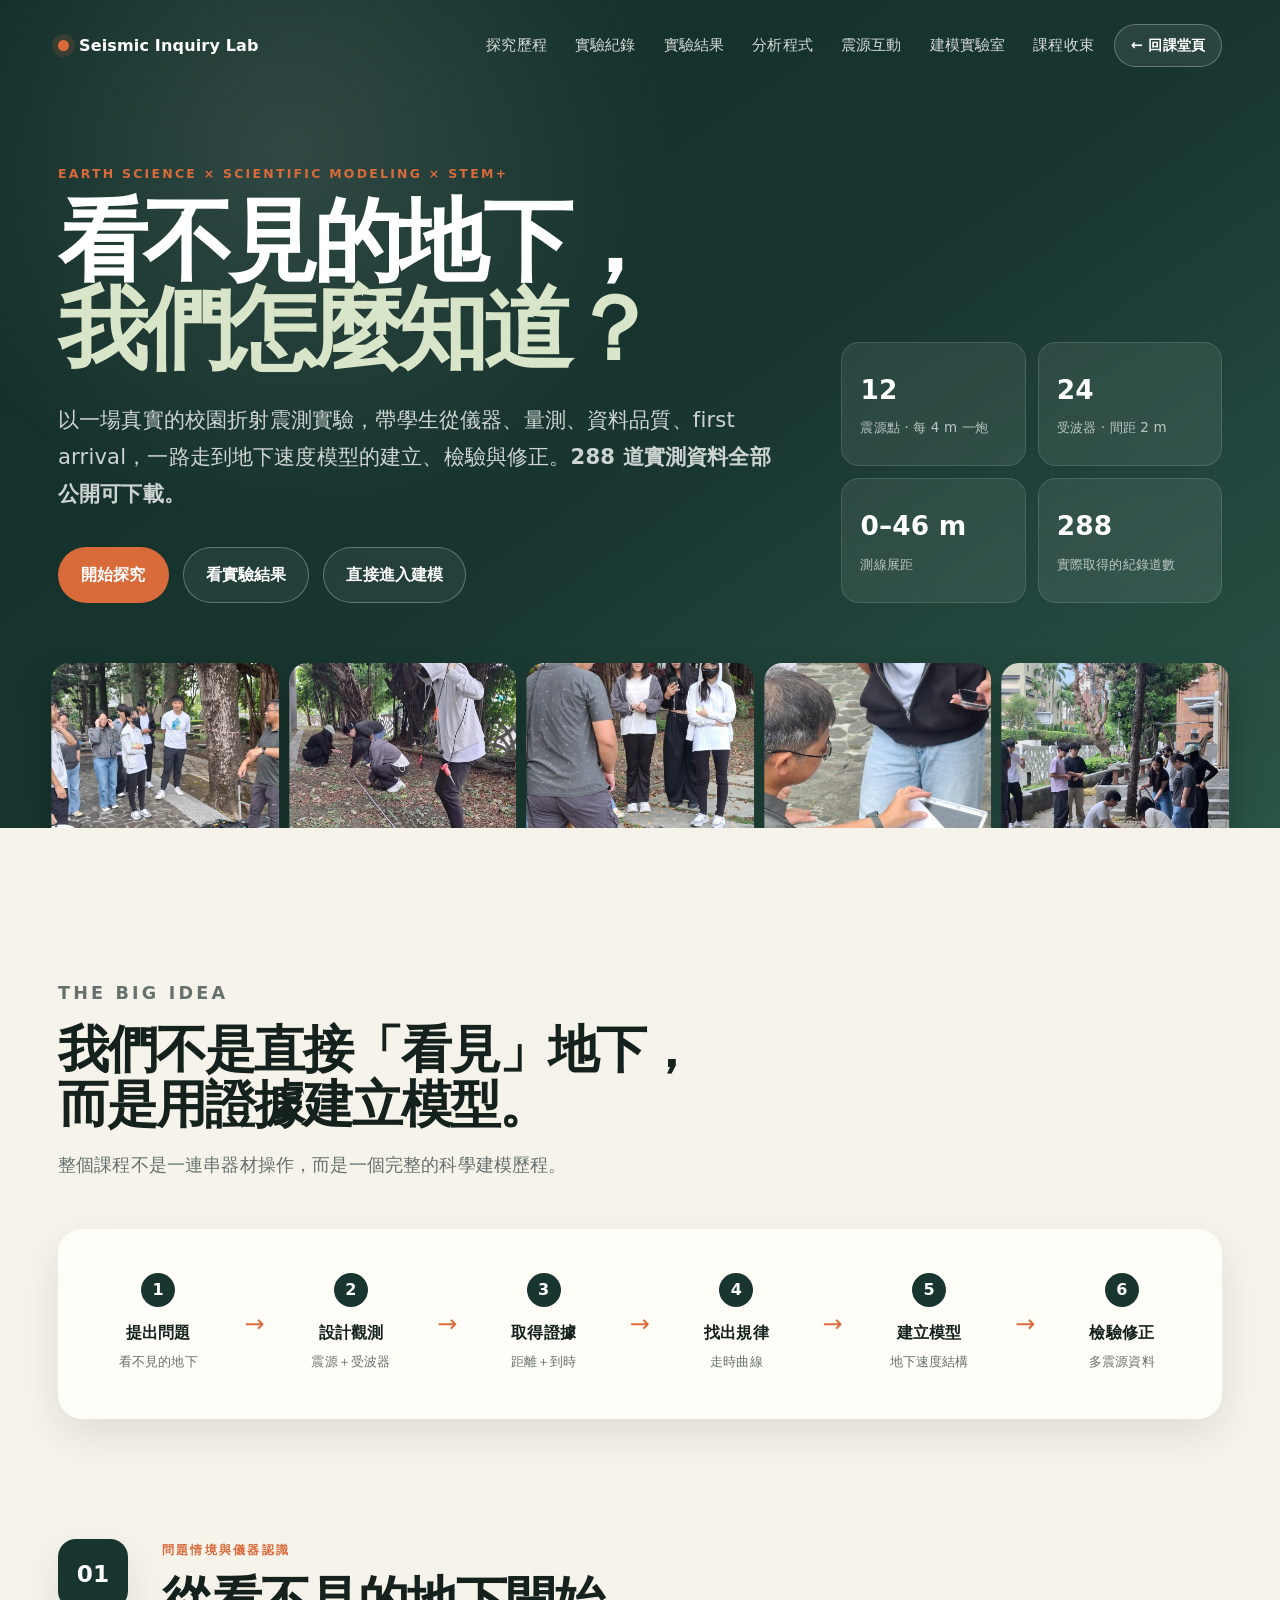
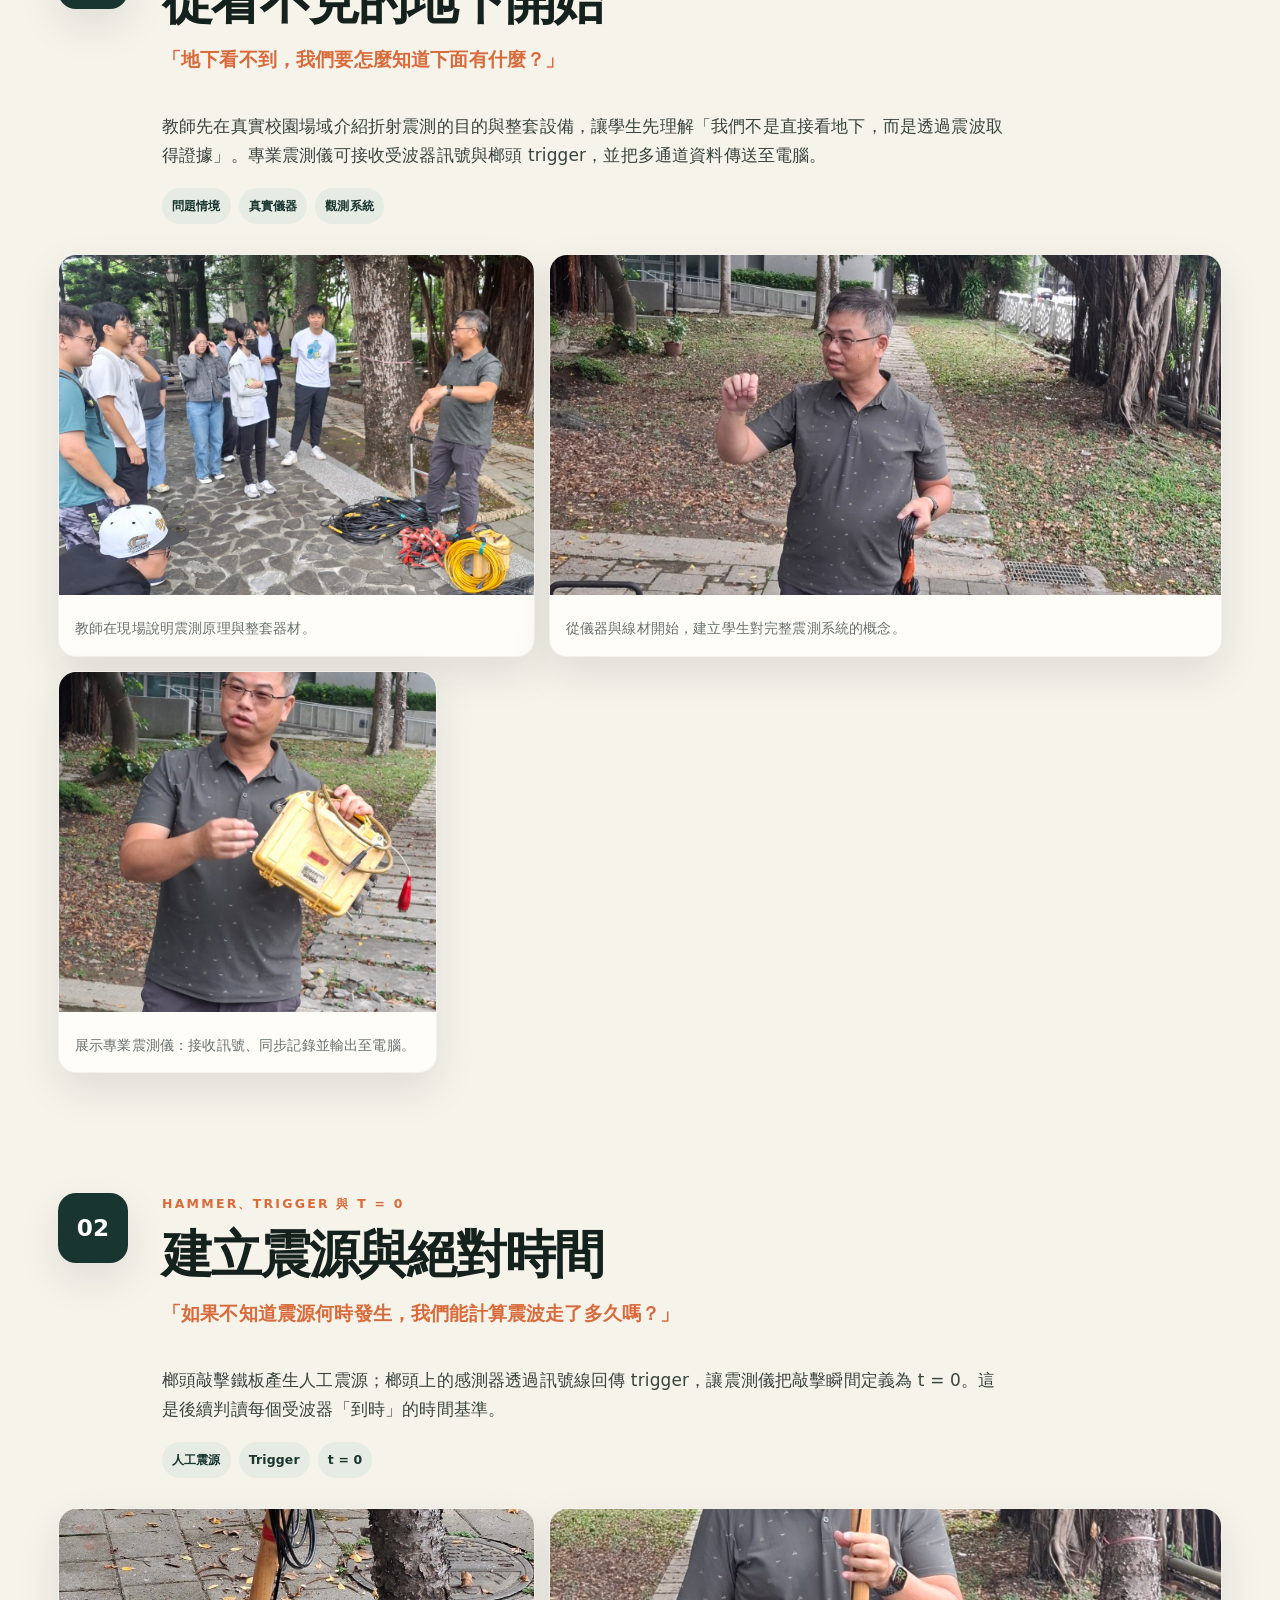
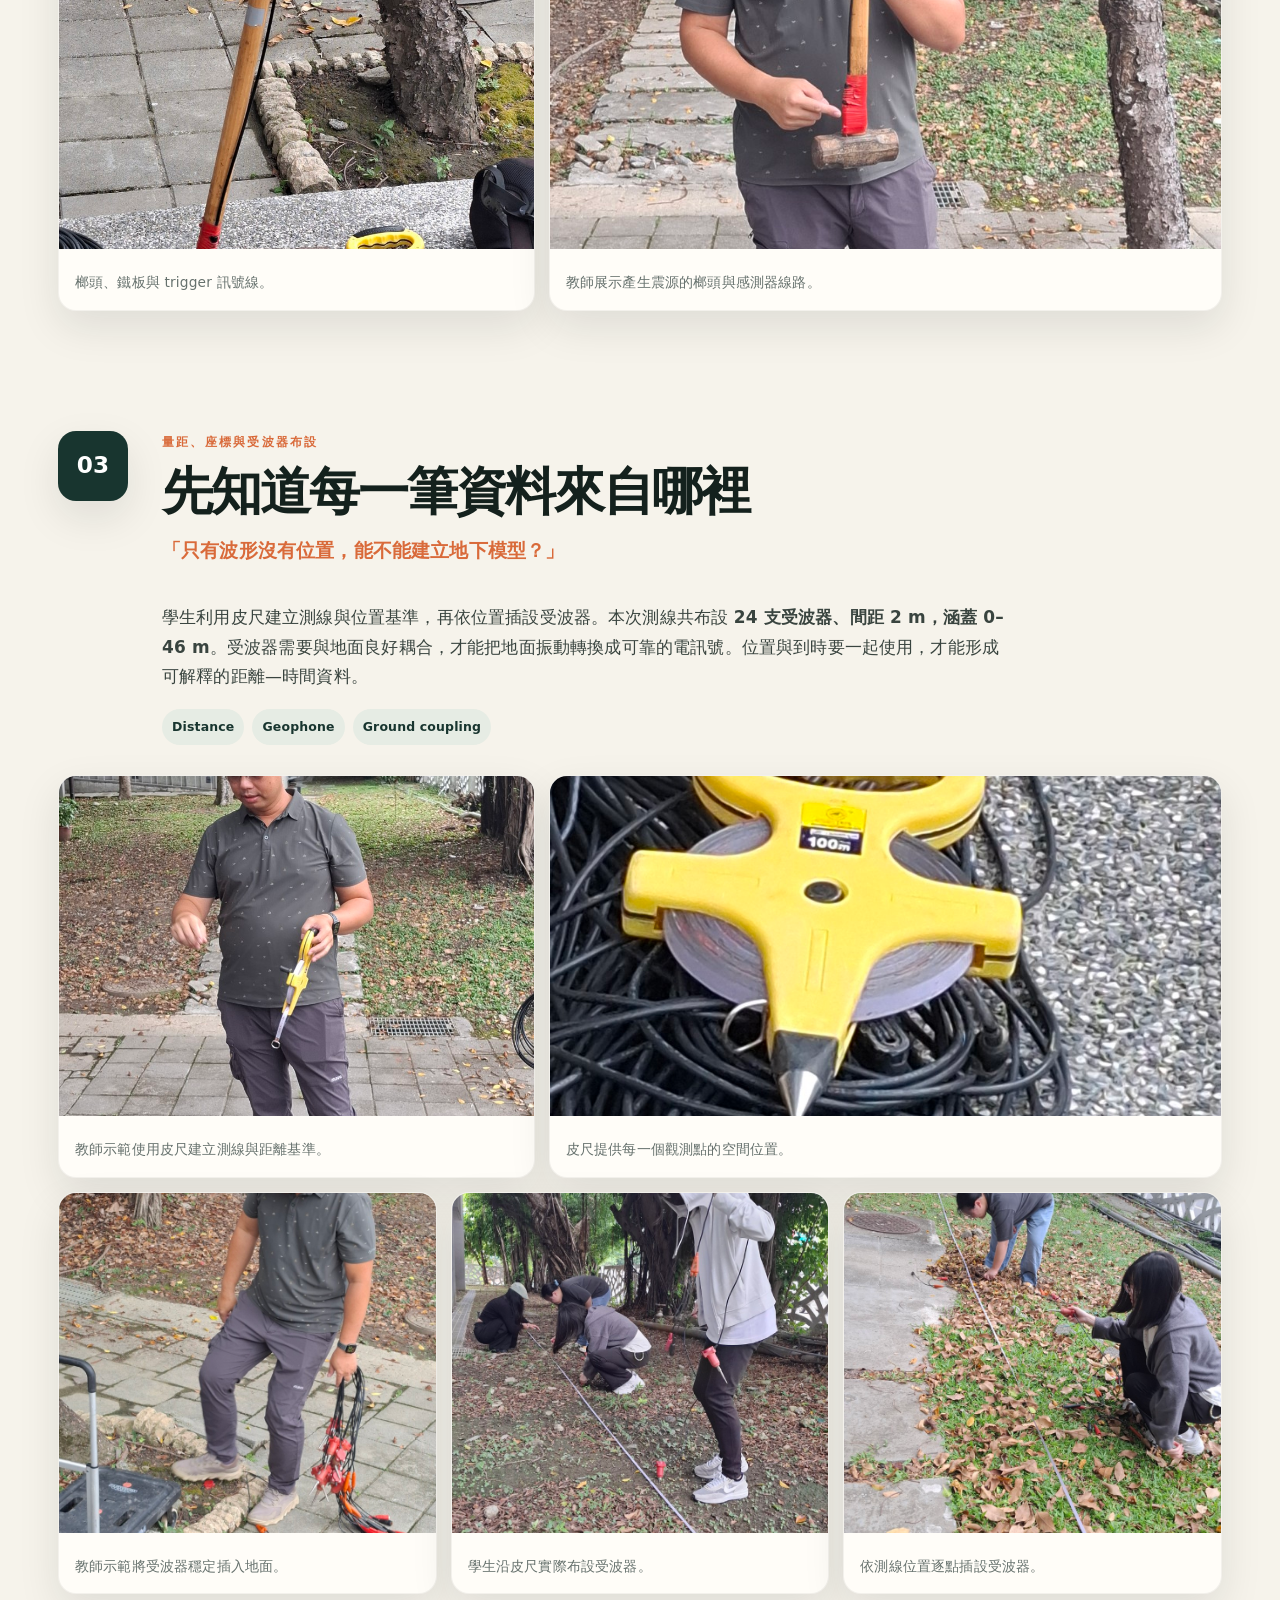
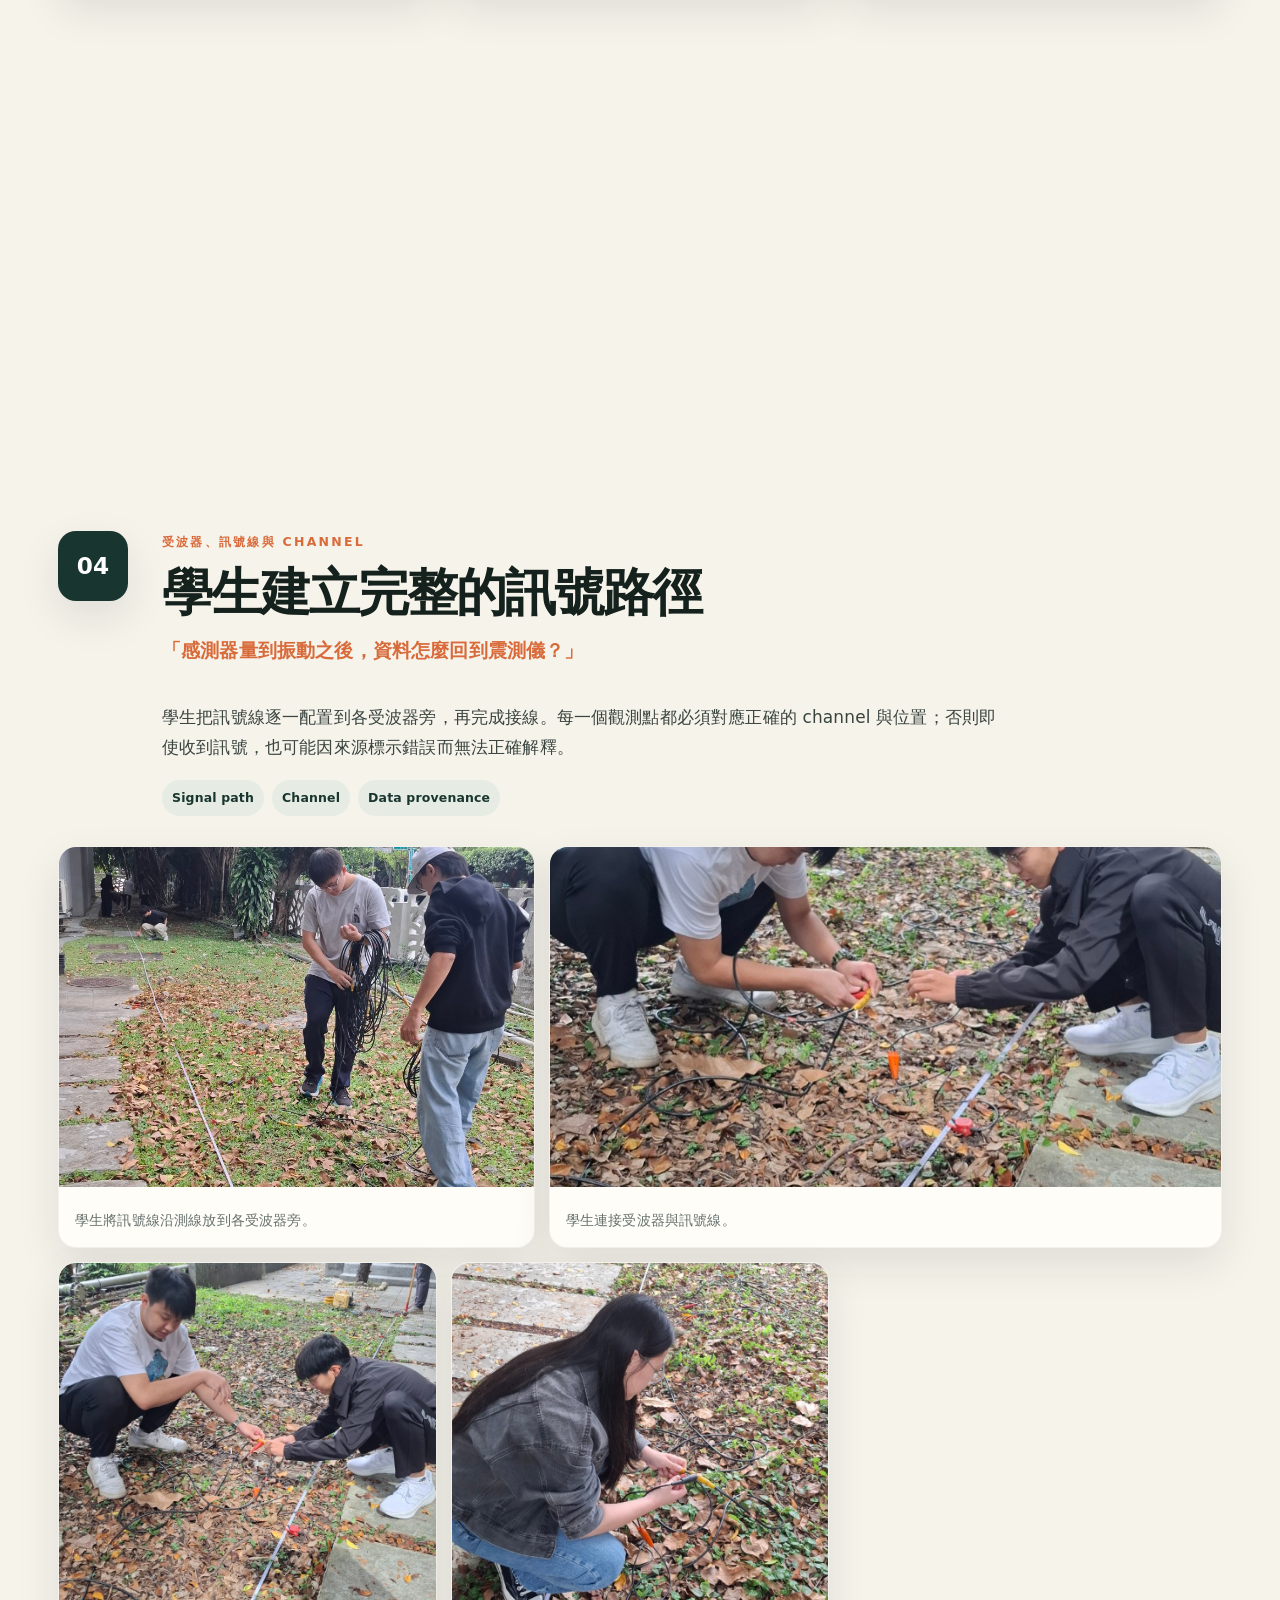
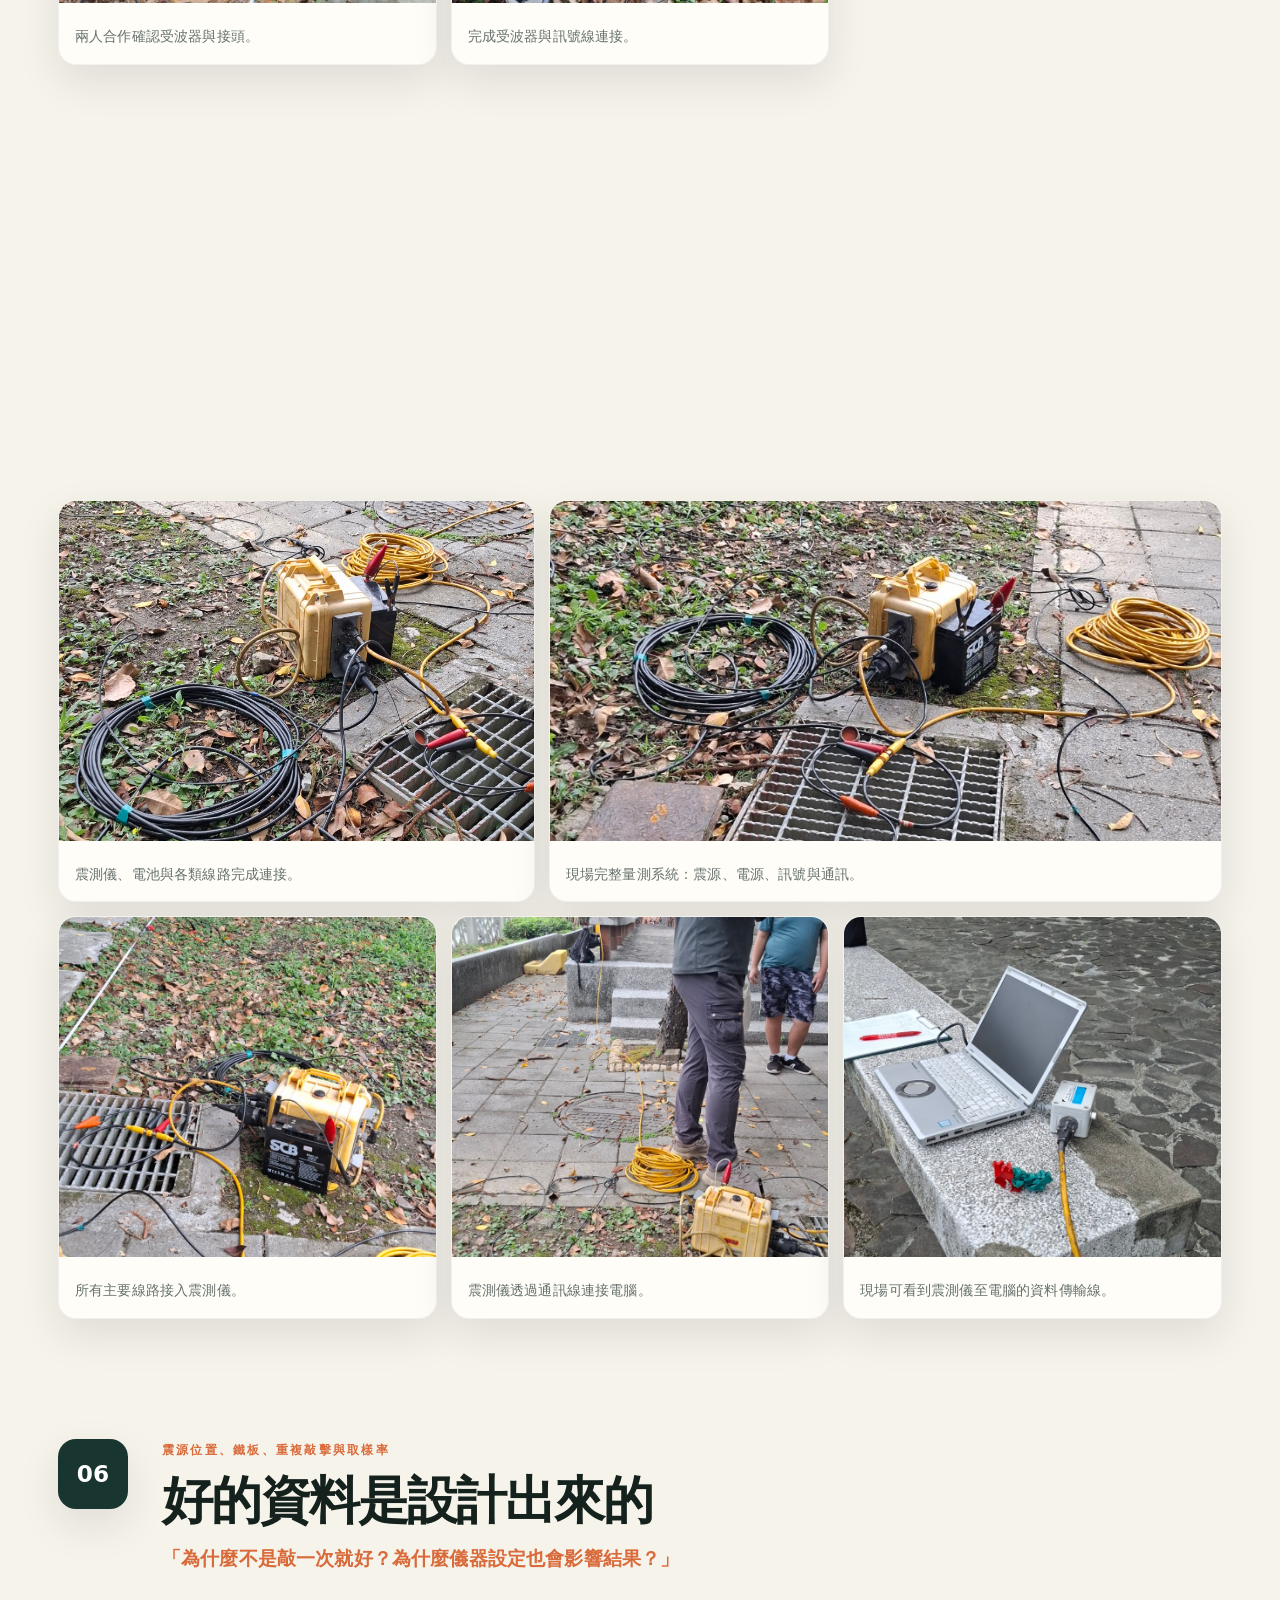
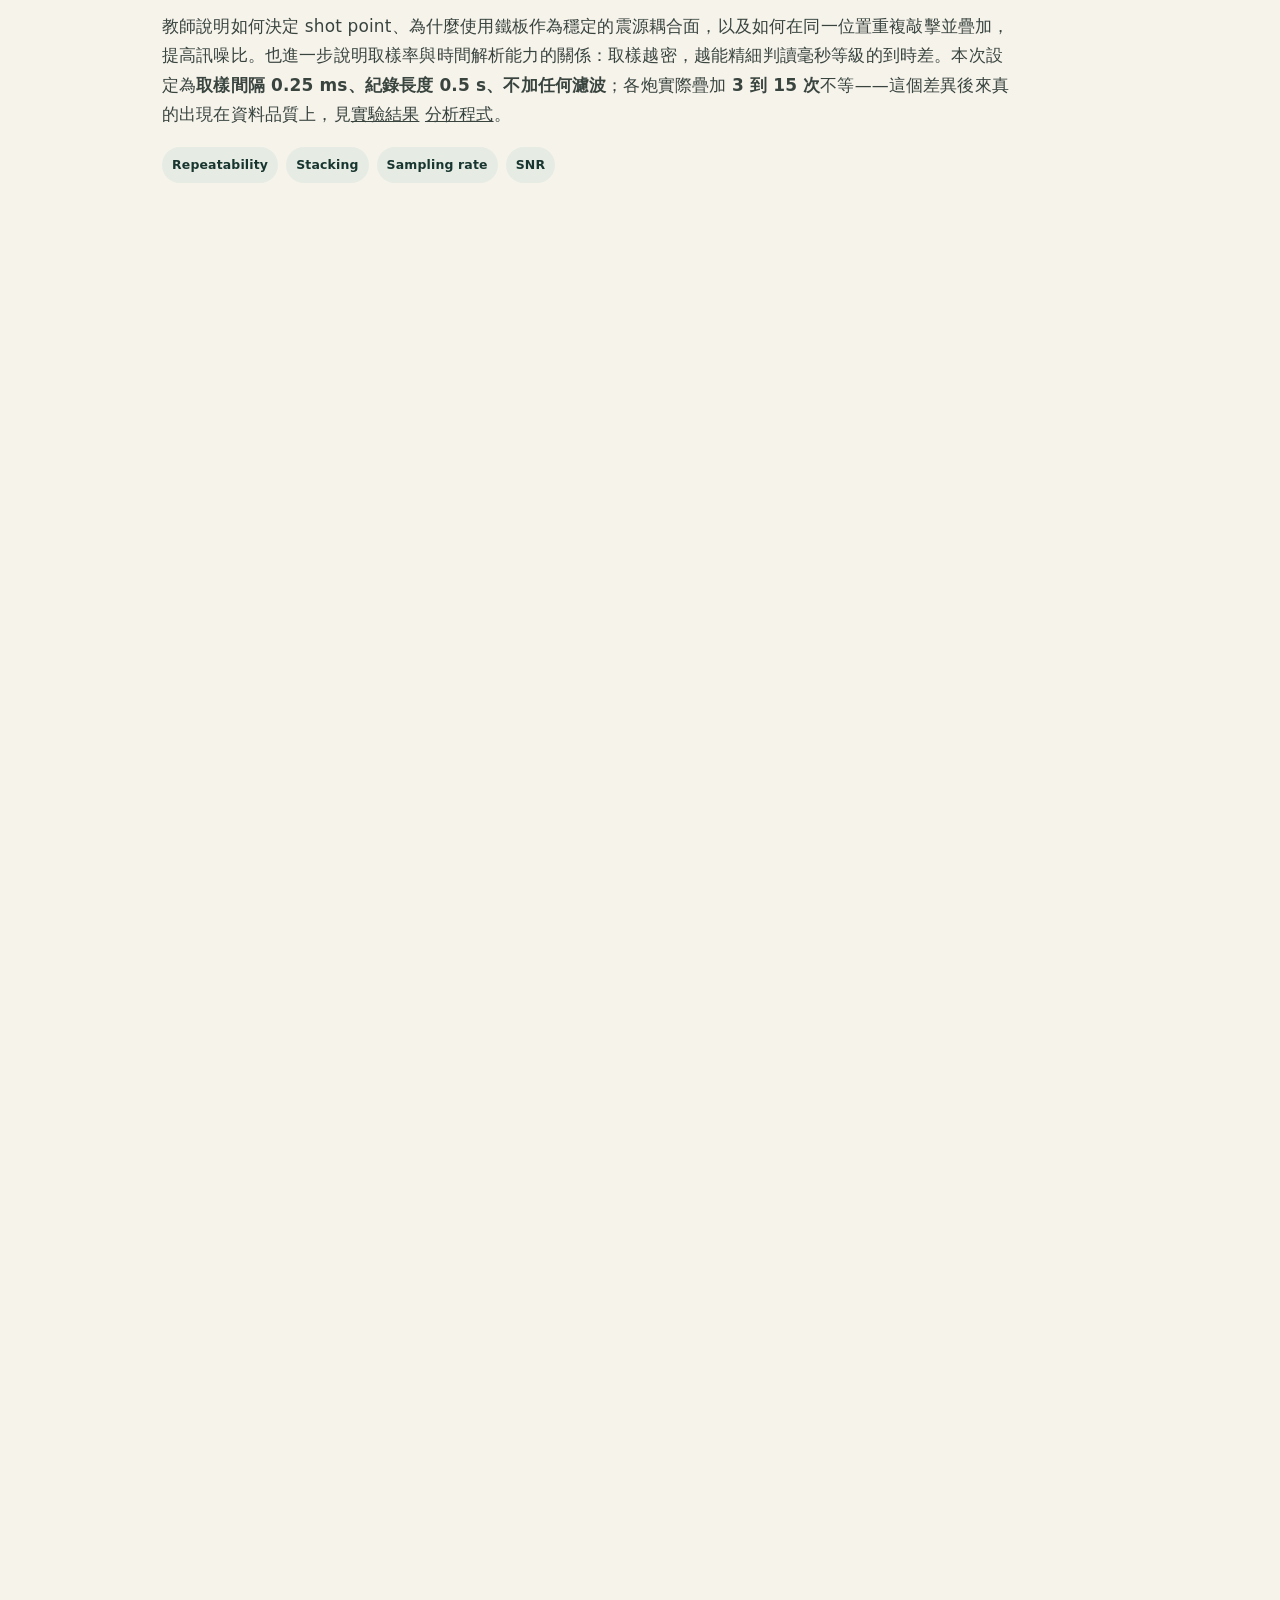
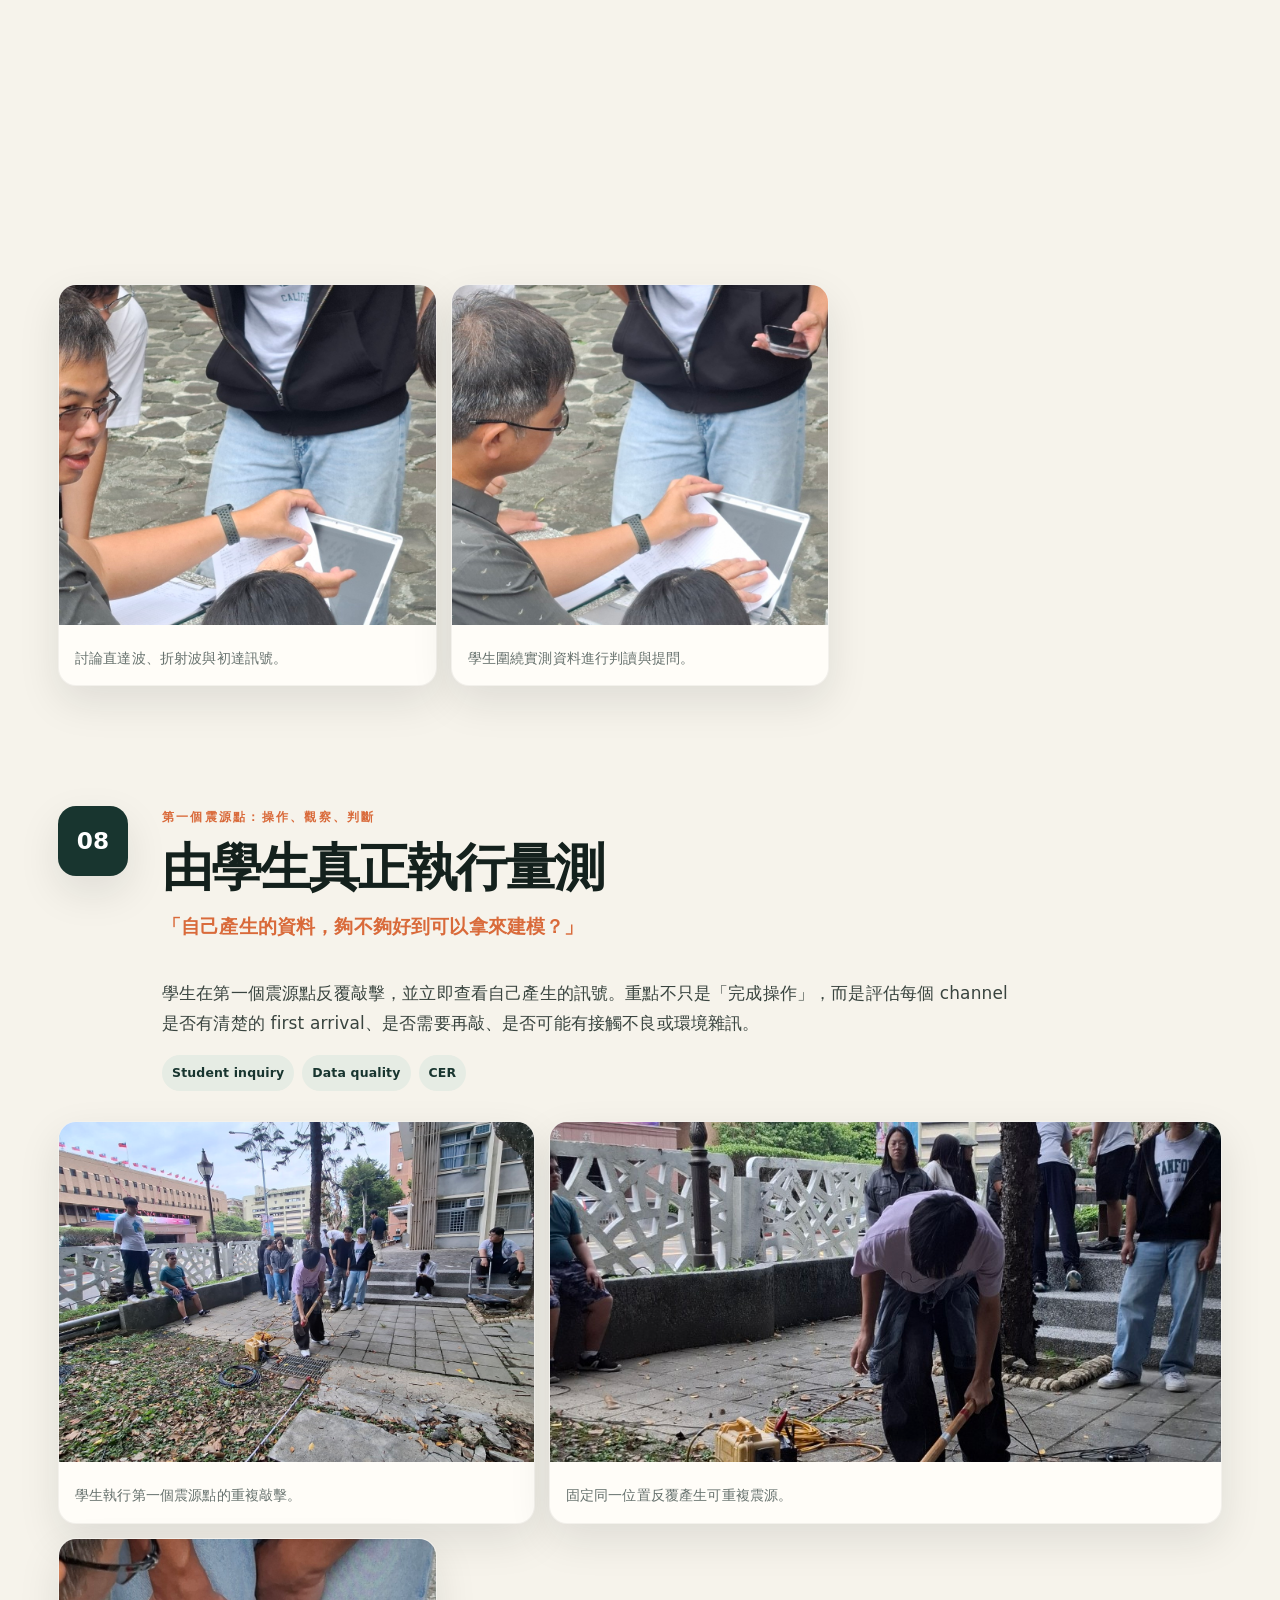
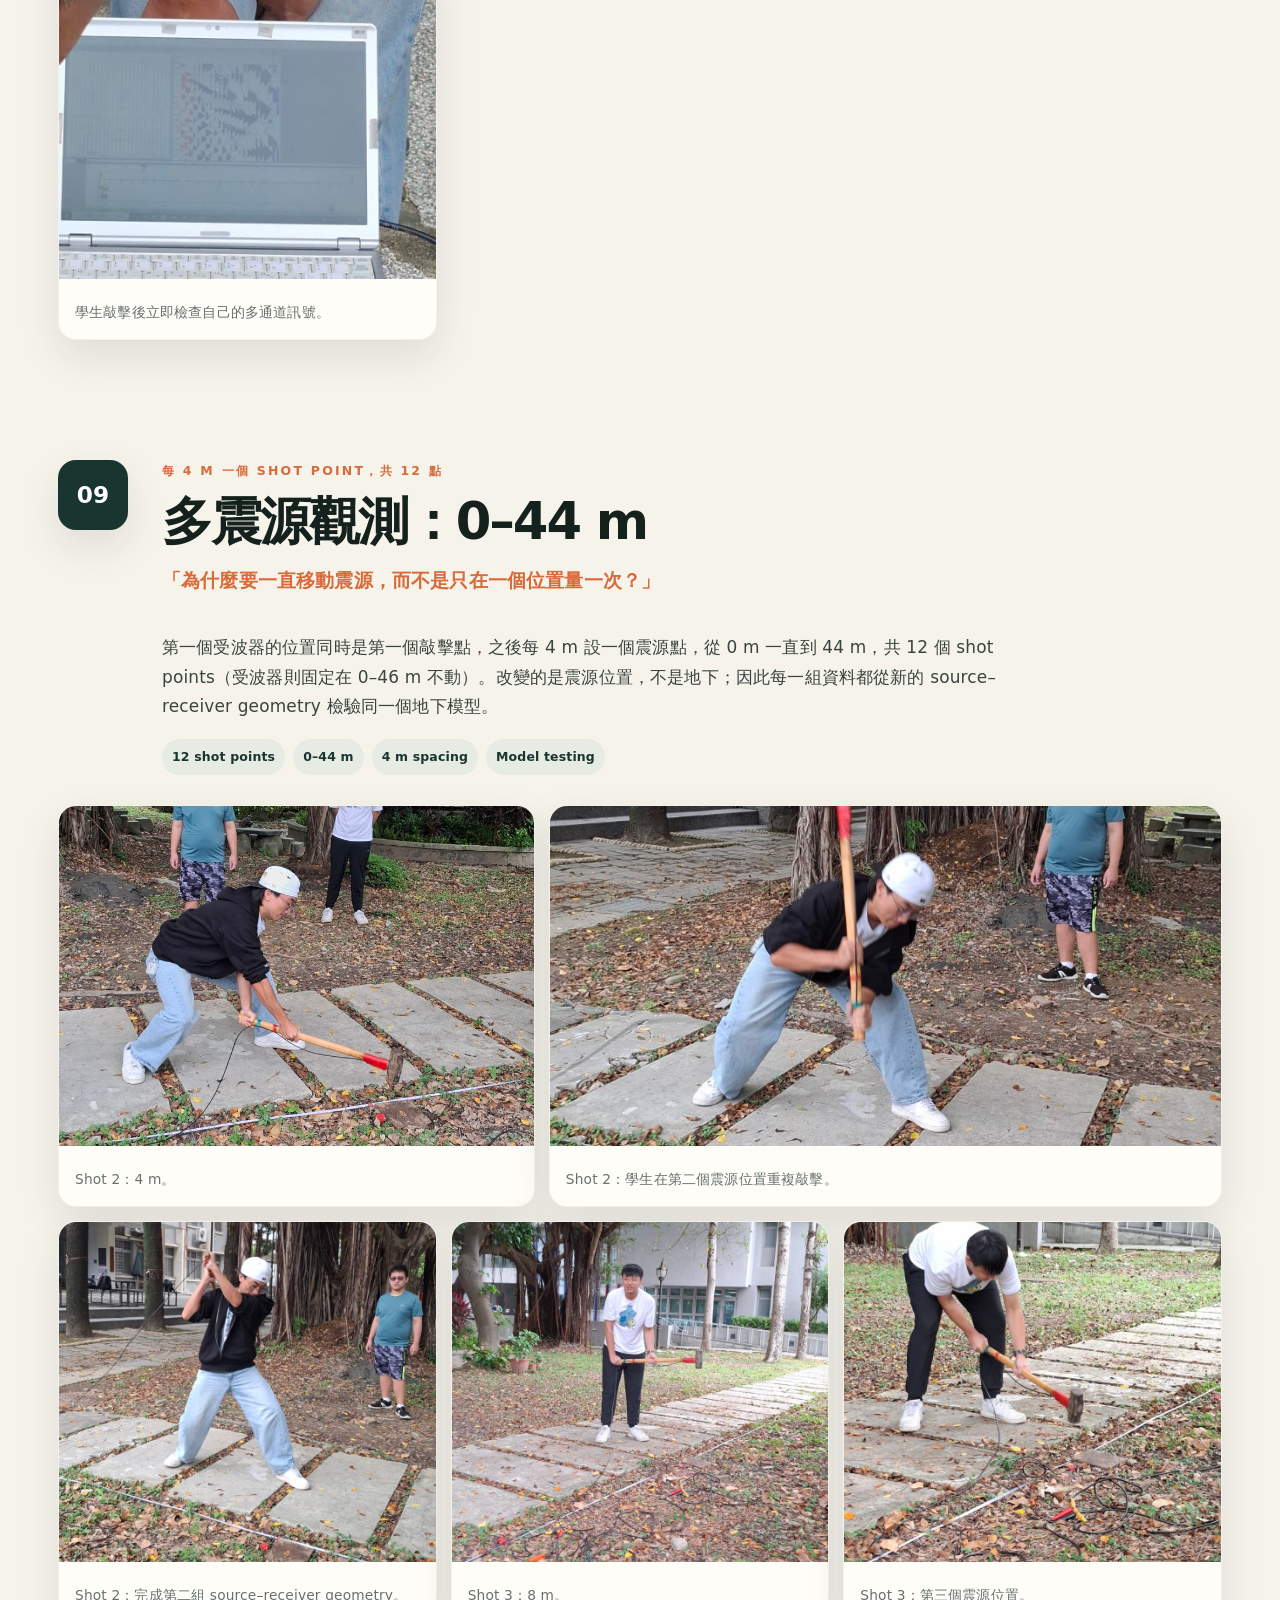
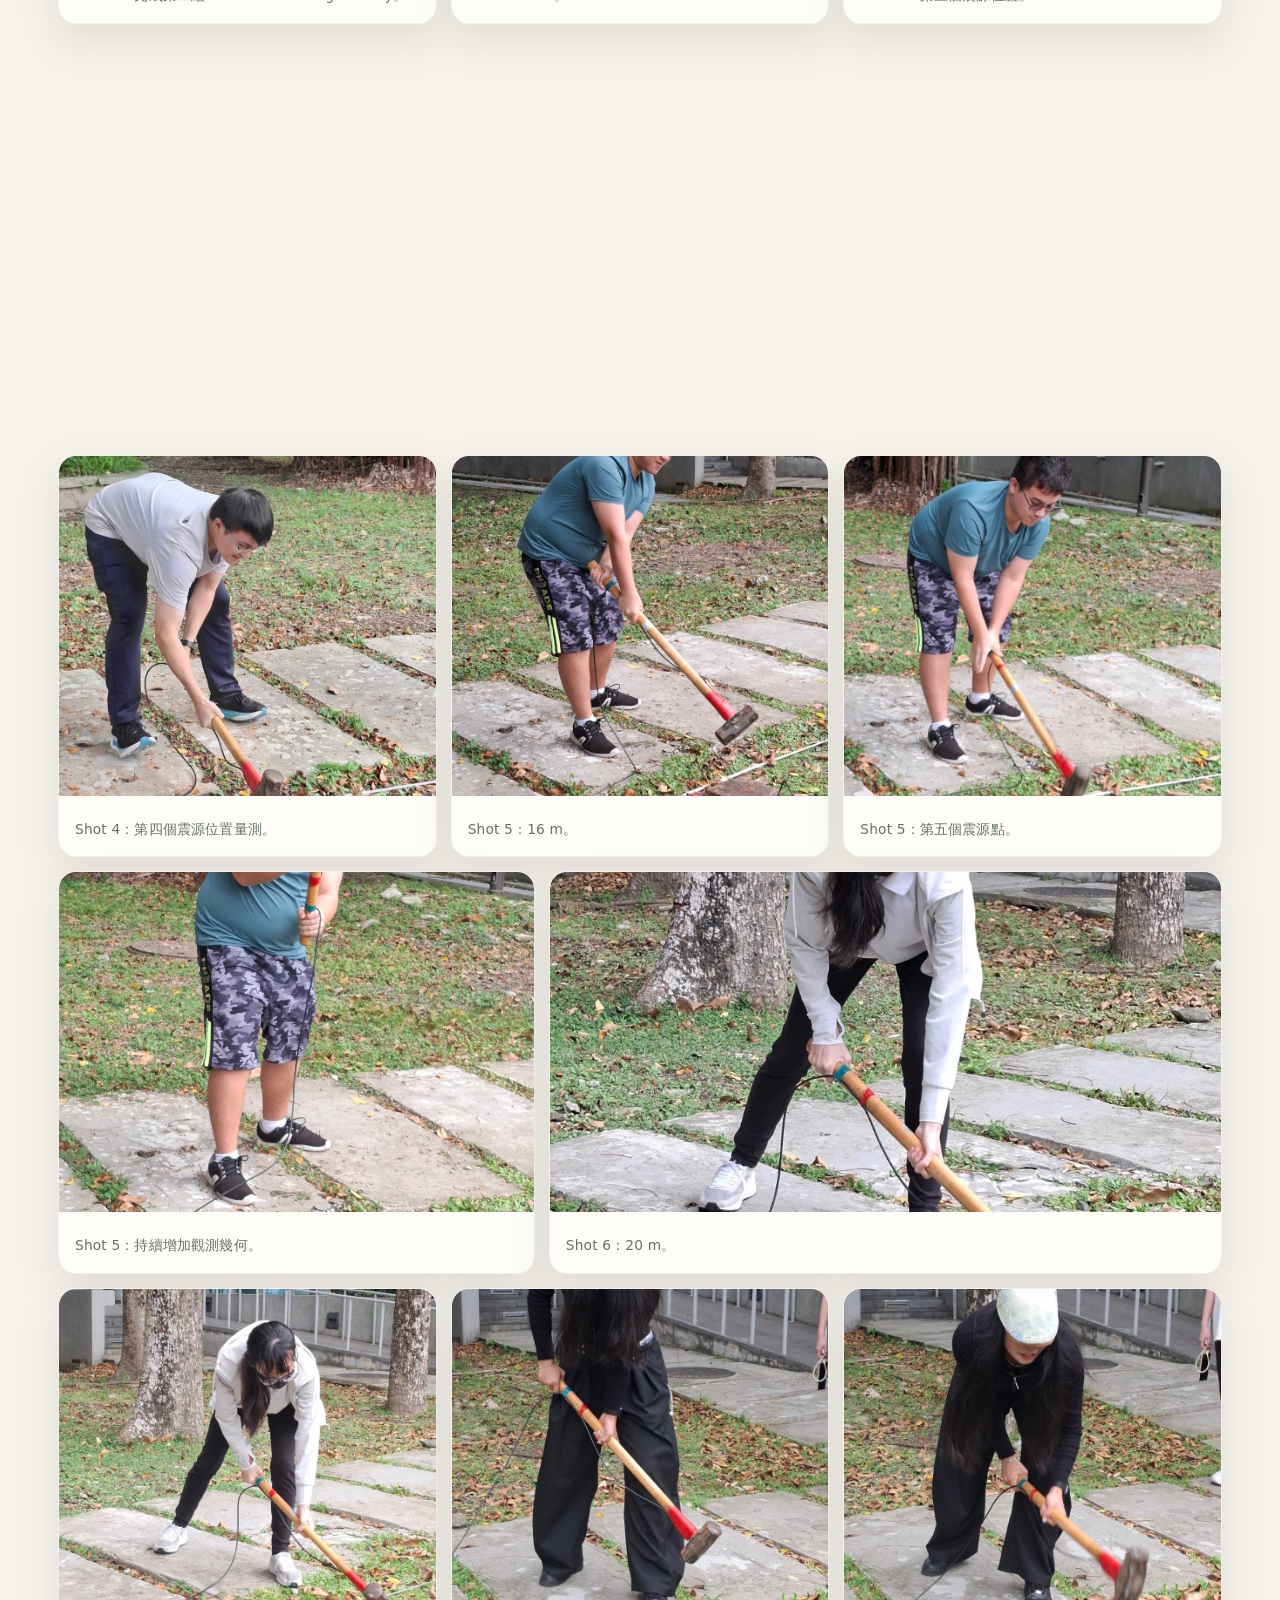
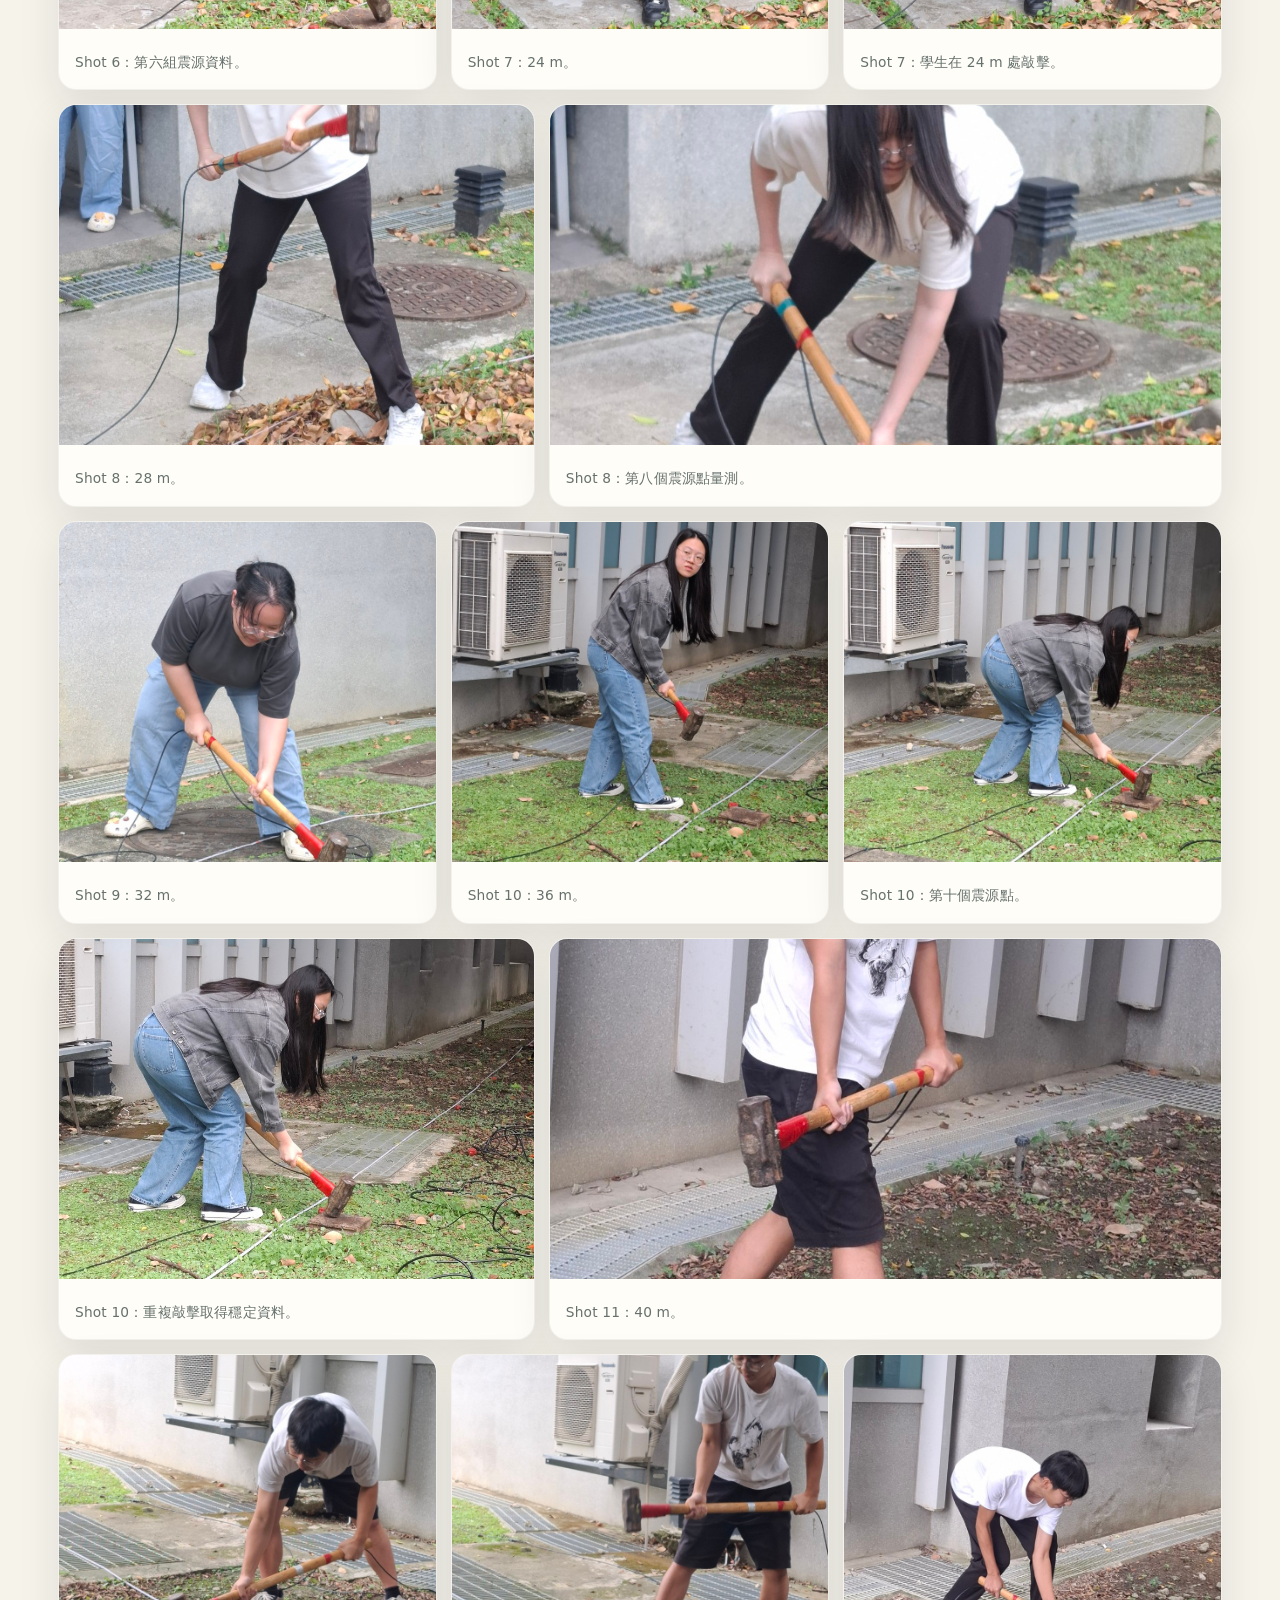
<file: docs/seismic-inquiry/index.html>
<!doctype html>
<html lang="zh-Hant">
<head>
  <meta charset="utf-8">
  <meta name="viewport" content="width=device-width, initial-scale=1">
  <meta name="description" content="校園折射震測實驗：從真實觀測、資料品質到科學建模的完整探究歷程。">
  <meta name="theme-color" content="#18352f">
  <title>看不見的地下，怎麼知道？｜校園折射震測科學建模</title>
  <link rel="stylesheet" href="style.css">
</head>
<body>
  <div class="progress" id="progress"></div>

  <header class="hero" id="top">
    <nav class="topnav">
      <a class="brand" href="#top"><span class="brand-dot"></span> Seismic Inquiry Lab</a>
      <div class="navlinks">
        <a href="#story">探究歷程</a>
        <a href="#record">實驗紀錄</a>
        <a href="#results">實驗結果</a>
        <a href="#code">分析程式</a>
        <a href="#shot-lab">震源互動</a>
        <a href="#model-lab">建模實驗室</a>
        <a href="#reflection">課程收束</a>
      </div>
      <a class="back-link" href="../#field" title="回到地球物理通論課堂頁">← 回課堂頁</a>
    </nav>

    <div class="hero-inner">
      <div class="hero-copy reveal">
        <p class="kicker">EARTH SCIENCE × SCIENTIFIC MODELING × STEM+</p>
        <h1>看不見的地下，<br><span>我們怎麼知道？</span></h1>
        <p class="hero-lead">以一場真實的校園折射震測實驗，帶學生從儀器、量測、資料品質、first arrival，一路走到地下速度模型的建立、檢驗與修正。<b>288 道實測資料全部公開可下載。</b></p>
        <div class="hero-actions">
          <a class="btn primary" href="#story">開始探究</a>
          <a class="btn ghost" href="#results">看實驗結果</a>
          <a class="btn ghost" href="#model-lab">直接進入建模</a>
        </div>
      </div>
      <div class="hero-panel reveal">
        <div class="metric"><strong>12</strong><span>震源點 · 每 4 m 一炮</span></div>
        <div class="metric"><strong>24</strong><span>受波器 · 間距 2 m</span></div>
        <div class="metric"><strong>0–46 m</strong><span>測線展距</span></div>
        <div class="metric"><strong>288</strong><span>實際取得的紀錄道數</span></div>
      </div>
    </div>
    <div class="hero-photo-strip" aria-hidden="true">
      <img src="assets/images/1000050442.jpg" alt="">
      <img src="assets/images/1000050461.jpg" alt="">
      <img src="assets/images/1000050473.jpg" alt="">
      <img src="assets/images/1000050482.jpg" alt="">
      <img src="assets/images/1000050539.jpg" alt="">
    </div>
  </header>

  <main>
    <section class="intro-section" id="story">
      <div class="section-title reveal">
        <p class="eyebrow">THE BIG IDEA</p>
        <h2>我們不是直接「看見」地下，<br>而是用證據建立模型。</h2>
        <p>整個課程不是一連串器材操作，而是一個完整的科學建模歷程。</p>
      </div>

      <div class="model-flow reveal">
        <div><b>1</b><span>提出問題</span><small>看不見的地下</small></div>
        <i>→</i>
        <div><b>2</b><span>設計觀測</span><small>震源＋受波器</small></div>
        <i>→</i>
        <div><b>3</b><span>取得證據</span><small>距離＋到時</small></div>
        <i>→</i>
        <div><b>4</b><span>找出規律</span><small>走時曲線</small></div>
        <i>→</i>
        <div><b>5</b><span>建立模型</span><small>地下速度結構</small></div>
        <i>→</i>
        <div><b>6</b><span>檢驗修正</span><small>多震源資料</small></div>
      </div>
    </section>

    
    <section class="lesson-stage" id="stage1">
      <div class="stage-head reveal">
        <div class="stage-index">01</div>
        <div>
          <p class="eyebrow">問題情境與儀器認識</p>
          <h2>從看不見的地下開始</h2>
          <p class="stage-question">「地下看不到，我們要怎麼知道下面有什麼？」</p>
        </div>
      </div>
      <div class="stage-copy reveal">
        <p>教師先在真實校園場域介紹折射震測的目的與整套設備，讓學生先理解「我們不是直接看地下，而是透過震波取得證據」。專業震測儀可接收受波器訊號與榔頭 trigger，並把多通道資料傳送至電腦。</p>
        <div class="tags"><span class="tag">問題情境</span><span class="tag">真實儀器</span><span class="tag">觀測系統</span></div>
      </div>
      <div class="photo-grid">
        <figure class="photo-card reveal">
          <button class="photo-button" data-src="assets/images/1000050442.jpg" data-caption="教師在現場說明震測原理與整套器材。" aria-label="放大照片：教師在現場說明震測原理與整套器材。">
            <img src="assets/images/1000050442.jpg" alt="教師在現場說明震測原理與整套器材。" loading="lazy">
          </button>
          <figcaption>教師在現場說明震測原理與整套器材。</figcaption>
        </figure>

        <figure class="photo-card reveal">
          <button class="photo-button" data-src="assets/images/1000050447.jpg" data-caption="從儀器與線材開始，建立學生對完整震測系統的概念。" aria-label="放大照片：從儀器與線材開始，建立學生對完整震測系統的概念。">
            <img src="assets/images/1000050447.jpg" alt="從儀器與線材開始，建立學生對完整震測系統的概念。" loading="lazy">
          </button>
          <figcaption>從儀器與線材開始，建立學生對完整震測系統的概念。</figcaption>
        </figure>

        <figure class="photo-card reveal">
          <button class="photo-button" data-src="assets/images/1000050452.jpg" data-caption="展示專業震測儀：接收訊號、同步記錄並輸出至電腦。" aria-label="放大照片：展示專業震測儀：接收訊號、同步記錄並輸出至電腦。">
            <img src="assets/images/1000050452.jpg" alt="展示專業震測儀：接收訊號、同步記錄並輸出至電腦。" loading="lazy">
          </button>
          <figcaption>展示專業震測儀：接收訊號、同步記錄並輸出至電腦。</figcaption>
        </figure></div>
    </section>
    

    <section class="lesson-stage" id="stage2">
      <div class="stage-head reveal">
        <div class="stage-index">02</div>
        <div>
          <p class="eyebrow">Hammer、trigger 與 t = 0</p>
          <h2>建立震源與絕對時間</h2>
          <p class="stage-question">「如果不知道震源何時發生，我們能計算震波走了多久嗎？」</p>
        </div>
      </div>
      <div class="stage-copy reveal">
        <p>榔頭敲擊鐵板產生人工震源；榔頭上的感測器透過訊號線回傳 trigger，讓震測儀把敲擊瞬間定義為 t = 0。這是後續判讀每個受波器「到時」的時間基準。</p>
        <div class="tags"><span class="tag">人工震源</span><span class="tag">Trigger</span><span class="tag">t = 0</span></div>
      </div>
      <div class="photo-grid">
        <figure class="photo-card reveal">
          <button class="photo-button" data-src="assets/images/1000050453.jpg" data-caption="榔頭、鐵板與 trigger 訊號線。" aria-label="放大照片：榔頭、鐵板與 trigger 訊號線。">
            <img src="assets/images/1000050453.jpg" alt="榔頭、鐵板與 trigger 訊號線。" loading="lazy">
          </button>
          <figcaption>榔頭、鐵板與 trigger 訊號線。</figcaption>
        </figure>

        <figure class="photo-card reveal">
          <button class="photo-button" data-src="assets/images/1000050454.jpg" data-caption="教師展示產生震源的榔頭與感測器線路。" aria-label="放大照片：教師展示產生震源的榔頭與感測器線路。">
            <img src="assets/images/1000050454.jpg" alt="教師展示產生震源的榔頭與感測器線路。" loading="lazy">
          </button>
          <figcaption>教師展示產生震源的榔頭與感測器線路。</figcaption>
        </figure></div>
    </section>
    

    <section class="lesson-stage" id="stage3">
      <div class="stage-head reveal">
        <div class="stage-index">03</div>
        <div>
          <p class="eyebrow">量距、座標與受波器布設</p>
          <h2>先知道每一筆資料來自哪裡</h2>
          <p class="stage-question">「只有波形沒有位置，能不能建立地下模型？」</p>
        </div>
      </div>
      <div class="stage-copy reveal">
        <p>學生利用皮尺建立測線與位置基準，再依位置插設受波器。本次測線共布設 <b>24 支受波器、間距 2 m，涵蓋 0–46 m</b>。受波器需要與地面良好耦合，才能把地面振動轉換成可靠的電訊號。位置與到時要一起使用，才能形成可解釋的距離—時間資料。</p>
        <div class="tags"><span class="tag">Distance</span><span class="tag">Geophone</span><span class="tag">Ground coupling</span></div>
      </div>
      <div class="photo-grid">
        <figure class="photo-card reveal">
          <button class="photo-button" data-src="assets/images/1000050455.jpg" data-caption="教師示範使用皮尺建立測線與距離基準。" aria-label="放大照片：教師示範使用皮尺建立測線與距離基準。">
            <img src="assets/images/1000050455.jpg" alt="教師示範使用皮尺建立測線與距離基準。" loading="lazy">
          </button>
          <figcaption>教師示範使用皮尺建立測線與距離基準。</figcaption>
        </figure>

        <figure class="photo-card reveal">
          <button class="photo-button" data-src="assets/images/1000050456.jpg" data-caption="皮尺提供每一個觀測點的空間位置。" aria-label="放大照片：皮尺提供每一個觀測點的空間位置。">
            <img src="assets/images/1000050456.jpg" alt="皮尺提供每一個觀測點的空間位置。" loading="lazy">
          </button>
          <figcaption>皮尺提供每一個觀測點的空間位置。</figcaption>
        </figure>

        <figure class="photo-card reveal">
          <button class="photo-button" data-src="assets/images/1000050457.jpg" data-caption="教師示範將受波器穩定插入地面。" aria-label="放大照片：教師示範將受波器穩定插入地面。">
            <img src="assets/images/1000050457.jpg" alt="教師示範將受波器穩定插入地面。" loading="lazy">
          </button>
          <figcaption>教師示範將受波器穩定插入地面。</figcaption>
        </figure>

        <figure class="photo-card reveal">
          <button class="photo-button" data-src="assets/images/1000050461.jpg" data-caption="學生沿皮尺實際布設受波器。" aria-label="放大照片：學生沿皮尺實際布設受波器。">
            <img src="assets/images/1000050461.jpg" alt="學生沿皮尺實際布設受波器。" loading="lazy">
          </button>
          <figcaption>學生沿皮尺實際布設受波器。</figcaption>
        </figure>

        <figure class="photo-card reveal">
          <button class="photo-button" data-src="assets/images/1000050458.jpg" data-caption="依測線位置逐點插設受波器。" aria-label="放大照片：依測線位置逐點插設受波器。">
            <img src="assets/images/1000050458.jpg" alt="依測線位置逐點插設受波器。" loading="lazy">
          </button>
          <figcaption>依測線位置逐點插設受波器。</figcaption>
        </figure>

        <figure class="photo-card reveal">
          <button class="photo-button" data-src="assets/images/1000050459.jpg" data-caption="學生合作確認距離與受波器位置。" aria-label="放大照片：學生合作確認距離與受波器位置。">
            <img src="assets/images/1000050459.jpg" alt="學生合作確認距離與受波器位置。" loading="lazy">
          </button>
          <figcaption>學生合作確認距離與受波器位置。</figcaption>
        </figure></div>
    </section>
    

    <section class="lesson-stage" id="stage4">
      <div class="stage-head reveal">
        <div class="stage-index">04</div>
        <div>
          <p class="eyebrow">受波器、訊號線與 channel</p>
          <h2>學生建立完整的訊號路徑</h2>
          <p class="stage-question">「感測器量到振動之後，資料怎麼回到震測儀？」</p>
        </div>
      </div>
      <div class="stage-copy reveal">
        <p>學生把訊號線逐一配置到各受波器旁，再完成接線。每一個觀測點都必須對應正確的 channel 與位置；否則即使收到訊號，也可能因來源標示錯誤而無法正確解釋。</p>
        <div class="tags"><span class="tag">Signal path</span><span class="tag">Channel</span><span class="tag">Data provenance</span></div>
      </div>
      <div class="photo-grid">
        <figure class="photo-card reveal">
          <button class="photo-button" data-src="assets/images/1000050462.jpg" data-caption="學生將訊號線沿測線放到各受波器旁。" aria-label="放大照片：學生將訊號線沿測線放到各受波器旁。">
            <img src="assets/images/1000050462.jpg" alt="學生將訊號線沿測線放到各受波器旁。" loading="lazy">
          </button>
          <figcaption>學生將訊號線沿測線放到各受波器旁。</figcaption>
        </figure>

        <figure class="photo-card reveal">
          <button class="photo-button" data-src="assets/images/1000050463.jpg" data-caption="學生連接受波器與訊號線。" aria-label="放大照片：學生連接受波器與訊號線。">
            <img src="assets/images/1000050463.jpg" alt="學生連接受波器與訊號線。" loading="lazy">
          </button>
          <figcaption>學生連接受波器與訊號線。</figcaption>
        </figure>

        <figure class="photo-card reveal">
          <button class="photo-button" data-src="assets/images/1000050464.jpg" data-caption="兩人合作確認受波器與接頭。" aria-label="放大照片：兩人合作確認受波器與接頭。">
            <img src="assets/images/1000050464.jpg" alt="兩人合作確認受波器與接頭。" loading="lazy">
          </button>
          <figcaption>兩人合作確認受波器與接頭。</figcaption>
        </figure>

        <figure class="photo-card reveal">
          <button class="photo-button" data-src="assets/images/1000050465.jpg" data-caption="完成受波器與訊號線連接。" aria-label="放大照片：完成受波器與訊號線連接。">
            <img src="assets/images/1000050465.jpg" alt="完成受波器與訊號線連接。" loading="lazy">
          </button>
          <figcaption>完成受波器與訊號線連接。</figcaption>
        </figure></div>
    </section>
    

    <section class="lesson-stage" id="stage5">
      <div class="stage-head reveal">
        <div class="stage-index">05</div>
        <div>
          <p class="eyebrow">Seismograph → Computer</p>
          <h2>把所有元件整合成量測系統</h2>
          <p class="stage-question">「一個科學量測系統，需要哪些環節同時正確？」</p>
        </div>
      </div>
      <div class="stage-copy reveal">
        <p>受波器訊號線、榔頭 trigger、車用電池與電腦通訊線都接入震測儀。此時系統才能同步接收震源時間與多通道地面振動，並把資料傳送到電腦顯示與儲存。</p>
        <div class="tags"><span class="tag">System integration</span><span class="tag">Power</span><span class="tag">Data acquisition</span></div>
      </div>
      <div class="photo-grid">
        <figure class="photo-card reveal">
          <button class="photo-button" data-src="assets/images/1000050467.jpg" data-caption="震測儀、電池與各類線路完成連接。" aria-label="放大照片：震測儀、電池與各類線路完成連接。">
            <img src="assets/images/1000050467.jpg" alt="震測儀、電池與各類線路完成連接。" loading="lazy">
          </button>
          <figcaption>震測儀、電池與各類線路完成連接。</figcaption>
        </figure>

        <figure class="photo-card reveal">
          <button class="photo-button" data-src="assets/images/1000050468.jpg" data-caption="現場完整量測系統：震源、電源、訊號與通訊。" aria-label="放大照片：現場完整量測系統：震源、電源、訊號與通訊。">
            <img src="assets/images/1000050468.jpg" alt="現場完整量測系統：震源、電源、訊號與通訊。" loading="lazy">
          </button>
          <figcaption>現場完整量測系統：震源、電源、訊號與通訊。</figcaption>
        </figure>

        <figure class="photo-card reveal">
          <button class="photo-button" data-src="assets/images/1000050469.jpg" data-caption="所有主要線路接入震測儀。" aria-label="放大照片：所有主要線路接入震測儀。">
            <img src="assets/images/1000050469.jpg" alt="所有主要線路接入震測儀。" loading="lazy">
          </button>
          <figcaption>所有主要線路接入震測儀。</figcaption>
        </figure>

        <figure class="photo-card reveal">
          <button class="photo-button" data-src="assets/images/1000050470.jpg" data-caption="震測儀透過通訊線連接電腦。" aria-label="放大照片：震測儀透過通訊線連接電腦。">
            <img src="assets/images/1000050470.jpg" alt="震測儀透過通訊線連接電腦。" loading="lazy">
          </button>
          <figcaption>震測儀透過通訊線連接電腦。</figcaption>
        </figure>

        <figure class="photo-card reveal">
          <button class="photo-button" data-src="assets/images/1000050471.jpg" data-caption="現場可看到震測儀至電腦的資料傳輸線。" aria-label="放大照片：現場可看到震測儀至電腦的資料傳輸線。">
            <img src="assets/images/1000050471.jpg" alt="現場可看到震測儀至電腦的資料傳輸線。" loading="lazy">
          </button>
          <figcaption>現場可看到震測儀至電腦的資料傳輸線。</figcaption>
        </figure></div>
    </section>
    

    <section class="lesson-stage" id="stage6">
      <div class="stage-head reveal">
        <div class="stage-index">06</div>
        <div>
          <p class="eyebrow">震源位置、鐵板、重複敲擊與取樣率</p>
          <h2>好的資料是設計出來的</h2>
          <p class="stage-question">「為什麼不是敲一次就好？為什麼儀器設定也會影響結果？」</p>
        </div>
      </div>
      <div class="stage-copy reveal">
        <p>教師說明如何決定 shot point、為什麼使用鐵板作為穩定的震源耦合面，以及如何在同一位置重複敲擊並疊加，提高訊噪比。也進一步說明取樣率與時間解析能力的關係：取樣越密，越能精細判讀毫秒等級的到時差。本次設定為<b>取樣間隔 0.25 ms、紀錄長度 0.5 s、不加任何濾波</b>；各炮實際疊加 <b>3 到 15 次</b>不等——這個差異後來真的出現在資料品質上，見<a href="#results">實驗結果</a>
        <a href="#code">分析程式</a>。</p>
        <div class="tags"><span class="tag">Repeatability</span><span class="tag">Stacking</span><span class="tag">Sampling rate</span><span class="tag">SNR</span></div>
      </div>
      <div class="photo-grid">
        <figure class="photo-card reveal">
          <button class="photo-button" data-src="assets/images/1000050472.jpg" data-caption="教師說明敲擊點位置與訊號品質。" aria-label="放大照片：教師說明敲擊點位置與訊號品質。">
            <img src="assets/images/1000050472.jpg" alt="教師說明敲擊點位置與訊號品質。" loading="lazy">
          </button>
          <figcaption>教師說明敲擊點位置與訊號品質。</figcaption>
        </figure>

        <figure class="photo-card reveal">
          <button class="photo-button" data-src="assets/images/1000050473.jpg" data-caption="示範榔頭敲擊鐵板產生震源。" aria-label="放大照片：示範榔頭敲擊鐵板產生震源。">
            <img src="assets/images/1000050473.jpg" alt="示範榔頭敲擊鐵板產生震源。" loading="lazy">
          </button>
          <figcaption>示範榔頭敲擊鐵板產生震源。</figcaption>
        </figure>

        <figure class="photo-card reveal">
          <button class="photo-button" data-src="assets/images/1000050474.jpg" data-caption="說明鐵板與重複敲擊的目的。" aria-label="放大照片：說明鐵板與重複敲擊的目的。">
            <img src="assets/images/1000050474.jpg" alt="說明鐵板與重複敲擊的目的。" loading="lazy">
          </button>
          <figcaption>說明鐵板與重複敲擊的目的。</figcaption>
        </figure>

        <figure class="photo-card reveal">
          <button class="photo-button" data-src="assets/images/1000050475.jpg" data-caption="教師以現場資料說明取樣率與時間解析能力。" aria-label="放大照片：教師以現場資料說明取樣率與時間解析能力。">
            <img src="assets/images/1000050475.jpg" alt="教師以現場資料說明取樣率與時間解析能力。" loading="lazy">
          </button>
          <figcaption>教師以現場資料說明取樣率與時間解析能力。</figcaption>
        </figure></div>
    </section>
    

    <section class="lesson-stage" id="stage7">
      <div class="stage-head reveal">
        <div class="stage-index">07</div>
        <div>
          <p class="eyebrow">First arrival、直達波與折射波</p>
          <h2>從波形找出可以用的證據</h2>
          <p class="stage-question">「螢幕上一堆波形，哪一個資訊最關鍵？」</p>
        </div>
      </div>
      <div class="stage-copy reveal">
        <p>敲擊之後，電腦顯示多通道震波紀錄。教師帶學生辨識 first arrival，並比較近距離常由直達波先到、遠距離可能轉由折射波先到的現象。每個 channel 最後都可整理成一組 (distance, arrival time) 資料。</p>
        <div class="tags"><span class="tag">Waveform</span><span class="tag">First arrival</span><span class="tag">Direct wave</span><span class="tag">Refracted wave</span></div>
      </div>
      <div class="photo-grid">
        <figure class="photo-card reveal">
          <button class="photo-button" data-src="assets/images/1000050476.jpg" data-caption="敲擊後，電腦顯示多通道震波訊號。" aria-label="放大照片：敲擊後，電腦顯示多通道震波訊號。">
            <img src="assets/images/1000050476.jpg" alt="敲擊後，電腦顯示多通道震波訊號。" loading="lazy">
          </button>
          <figcaption>敲擊後，電腦顯示多通道震波訊號。</figcaption>
        </figure>

        <figure class="photo-card reveal">
          <button class="photo-button" data-src="assets/images/1000050480.jpg" data-caption="教師帶學生判讀電腦上的震波與到時。" aria-label="放大照片：教師帶學生判讀電腦上的震波與到時。">
            <img src="assets/images/1000050480.jpg" alt="教師帶學生判讀電腦上的震波與到時。" loading="lazy">
          </button>
          <figcaption>教師帶學生判讀電腦上的震波與到時。</figcaption>
        </figure>

        <figure class="photo-card reveal">
          <button class="photo-button" data-src="assets/images/1000050481.jpg" data-caption="討論直達波、折射波與初達訊號。" aria-label="放大照片：討論直達波、折射波與初達訊號。">
            <img src="assets/images/1000050481.jpg" alt="討論直達波、折射波與初達訊號。" loading="lazy">
          </button>
          <figcaption>討論直達波、折射波與初達訊號。</figcaption>
        </figure>

        <figure class="photo-card reveal">
          <button class="photo-button" data-src="assets/images/1000050482.jpg" data-caption="學生圍繞實測資料進行判讀與提問。" aria-label="放大照片：學生圍繞實測資料進行判讀與提問。">
            <img src="assets/images/1000050482.jpg" alt="學生圍繞實測資料進行判讀與提問。" loading="lazy">
          </button>
          <figcaption>學生圍繞實測資料進行判讀與提問。</figcaption>
        </figure></div>
    </section>
    

    <section class="lesson-stage" id="stage8">
      <div class="stage-head reveal">
        <div class="stage-index">08</div>
        <div>
          <p class="eyebrow">第一個震源點：操作、觀察、判斷</p>
          <h2>由學生真正執行量測</h2>
          <p class="stage-question">「自己產生的資料，夠不夠好到可以拿來建模？」</p>
        </div>
      </div>
      <div class="stage-copy reveal">
        <p>學生在第一個震源點反覆敲擊，並立即查看自己產生的訊號。重點不只是「完成操作」，而是評估每個 channel 是否有清楚的 first arrival、是否需要再敲、是否可能有接觸不良或環境雜訊。</p>
        <div class="tags"><span class="tag">Student inquiry</span><span class="tag">Data quality</span><span class="tag">CER</span></div>
      </div>
      <div class="photo-grid">
        <figure class="photo-card reveal">
          <button class="photo-button" data-src="assets/images/1000050491.jpg" data-caption="學生執行第一個震源點的重複敲擊。" aria-label="放大照片：學生執行第一個震源點的重複敲擊。">
            <img src="assets/images/1000050491.jpg" alt="學生執行第一個震源點的重複敲擊。" loading="lazy">
          </button>
          <figcaption>學生執行第一個震源點的重複敲擊。</figcaption>
        </figure>

        <figure class="photo-card reveal">
          <button class="photo-button" data-src="assets/images/1000050493.jpg" data-caption="固定同一位置反覆產生可重複震源。" aria-label="放大照片：固定同一位置反覆產生可重複震源。">
            <img src="assets/images/1000050493.jpg" alt="固定同一位置反覆產生可重複震源。" loading="lazy">
          </button>
          <figcaption>固定同一位置反覆產生可重複震源。</figcaption>
        </figure>

        <figure class="photo-card reveal">
          <button class="photo-button" data-src="assets/images/1000050494.jpg" data-caption="學生敲擊後立即檢查自己的多通道訊號。" aria-label="放大照片：學生敲擊後立即檢查自己的多通道訊號。">
            <img src="assets/images/1000050494.jpg" alt="學生敲擊後立即檢查自己的多通道訊號。" loading="lazy">
          </button>
          <figcaption>學生敲擊後立即檢查自己的多通道訊號。</figcaption>
        </figure></div>
    </section>
    

    <section class="lesson-stage" id="stage9">
      <div class="stage-head reveal">
        <div class="stage-index">09</div>
        <div>
          <p class="eyebrow">每 4 m 一個 shot point，共 12 點</p>
          <h2>多震源觀測：0–44 m</h2>
          <p class="stage-question">「為什麼要一直移動震源，而不是只在一個位置量一次？」</p>
        </div>
      </div>
      <div class="stage-copy reveal">
        <p>第一個受波器的位置同時是第一個敲擊點，之後每 4 m 設一個震源點，從 0 m 一直到 44 m，共 12 個 shot points（受波器則固定在 0–46 m 不動）。改變的是震源位置，不是地下；因此每一組資料都從新的 source–receiver geometry 檢驗同一個地下模型。</p>
        <div class="tags"><span class="tag">12 shot points</span><span class="tag">0–44 m</span><span class="tag">4 m spacing</span><span class="tag">Model testing</span></div>
      </div>
      <div class="photo-grid">
        <figure class="photo-card reveal">
          <button class="photo-button" data-src="assets/images/1000050496.jpg" data-caption="Shot 2：4 m。" aria-label="放大照片：Shot 2：4 m。">
            <img src="assets/images/1000050496.jpg" alt="Shot 2：4 m。" loading="lazy">
          </button>
          <figcaption>Shot 2：4 m。</figcaption>
        </figure>

        <figure class="photo-card reveal">
          <button class="photo-button" data-src="assets/images/1000050497.jpg" data-caption="Shot 2：學生在第二個震源位置重複敲擊。" aria-label="放大照片：Shot 2：學生在第二個震源位置重複敲擊。">
            <img src="assets/images/1000050497.jpg" alt="Shot 2：學生在第二個震源位置重複敲擊。" loading="lazy">
          </button>
          <figcaption>Shot 2：學生在第二個震源位置重複敲擊。</figcaption>
        </figure>

        <figure class="photo-card reveal">
          <button class="photo-button" data-src="assets/images/1000050498.jpg" data-caption="Shot 2：完成第二組 source–receiver geometry。" aria-label="放大照片：Shot 2：完成第二組 source–receiver geometry。">
            <img src="assets/images/1000050498.jpg" alt="Shot 2：完成第二組 source–receiver geometry。" loading="lazy">
          </button>
          <figcaption>Shot 2：完成第二組 source–receiver geometry。</figcaption>
        </figure>

        <figure class="photo-card reveal">
          <button class="photo-button" data-src="assets/images/1000050499.jpg" data-caption="Shot 3：8 m。" aria-label="放大照片：Shot 3：8 m。">
            <img src="assets/images/1000050499.jpg" alt="Shot 3：8 m。" loading="lazy">
          </button>
          <figcaption>Shot 3：8 m。</figcaption>
        </figure>

        <figure class="photo-card reveal">
          <button class="photo-button" data-src="assets/images/1000050500.jpg" data-caption="Shot 3：第三個震源位置。" aria-label="放大照片：Shot 3：第三個震源位置。">
            <img src="assets/images/1000050500.jpg" alt="Shot 3：第三個震源位置。" loading="lazy">
          </button>
          <figcaption>Shot 3：第三個震源位置。</figcaption>
        </figure>

        <figure class="photo-card reveal">
          <button class="photo-button" data-src="assets/images/1000050501.jpg" data-caption="Shot 3：完成重複敲擊。" aria-label="放大照片：Shot 3：完成重複敲擊。">
            <img src="assets/images/1000050501.jpg" alt="Shot 3：完成重複敲擊。" loading="lazy">
          </button>
          <figcaption>Shot 3：完成重複敲擊。</figcaption>
        </figure>

        <figure class="photo-card reveal">
          <button class="photo-button" data-src="assets/images/1000050502.jpg" data-caption="Shot 4：12 m。" aria-label="放大照片：Shot 4：12 m。">
            <img src="assets/images/1000050502.jpg" alt="Shot 4：12 m。" loading="lazy">
          </button>
          <figcaption>Shot 4：12 m。</figcaption>
        </figure>

        <figure class="photo-card reveal">
          <button class="photo-button" data-src="assets/images/1000050503.jpg" data-caption="Shot 4：第四個震源位置量測。" aria-label="放大照片：Shot 4：第四個震源位置量測。">
            <img src="assets/images/1000050503.jpg" alt="Shot 4：第四個震源位置量測。" loading="lazy">
          </button>
          <figcaption>Shot 4：第四個震源位置量測。</figcaption>
        </figure>

        <figure class="photo-card reveal">
          <button class="photo-button" data-src="assets/images/1000050504.jpg" data-caption="Shot 5：16 m。" aria-label="放大照片：Shot 5：16 m。">
            <img src="assets/images/1000050504.jpg" alt="Shot 5：16 m。" loading="lazy">
          </button>
          <figcaption>Shot 5：16 m。</figcaption>
        </figure>

        <figure class="photo-card reveal">
          <button class="photo-button" data-src="assets/images/1000050505.jpg" data-caption="Shot 5：第五個震源點。" aria-label="放大照片：Shot 5：第五個震源點。">
            <img src="assets/images/1000050505.jpg" alt="Shot 5：第五個震源點。" loading="lazy">
          </button>
          <figcaption>Shot 5：第五個震源點。</figcaption>
        </figure>

        <figure class="photo-card reveal">
          <button class="photo-button" data-src="assets/images/1000050506.jpg" data-caption="Shot 5：持續增加觀測幾何。" aria-label="放大照片：Shot 5：持續增加觀測幾何。">
            <img src="assets/images/1000050506.jpg" alt="Shot 5：持續增加觀測幾何。" loading="lazy">
          </button>
          <figcaption>Shot 5：持續增加觀測幾何。</figcaption>
        </figure>

        <figure class="photo-card reveal">
          <button class="photo-button" data-src="assets/images/1000050508.jpg" data-caption="Shot 6：20 m。" aria-label="放大照片：Shot 6：20 m。">
            <img src="assets/images/1000050508.jpg" alt="Shot 6：20 m。" loading="lazy">
          </button>
          <figcaption>Shot 6：20 m。</figcaption>
        </figure>

        <figure class="photo-card reveal">
          <button class="photo-button" data-src="assets/images/1000050509.jpg" data-caption="Shot 6：第六組震源資料。" aria-label="放大照片：Shot 6：第六組震源資料。">
            <img src="assets/images/1000050509.jpg" alt="Shot 6：第六組震源資料。" loading="lazy">
          </button>
          <figcaption>Shot 6：第六組震源資料。</figcaption>
        </figure>

        <figure class="photo-card reveal">
          <button class="photo-button" data-src="assets/images/1000050510.jpg" data-caption="Shot 7：24 m。" aria-label="放大照片：Shot 7：24 m。">
            <img src="assets/images/1000050510.jpg" alt="Shot 7：24 m。" loading="lazy">
          </button>
          <figcaption>Shot 7：24 m。</figcaption>
        </figure>

        <figure class="photo-card reveal">
          <button class="photo-button" data-src="assets/images/1000050511.jpg" data-caption="Shot 7：學生在 24 m 處敲擊。" aria-label="放大照片：Shot 7：學生在 24 m 處敲擊。">
            <img src="assets/images/1000050511.jpg" alt="Shot 7：學生在 24 m 處敲擊。" loading="lazy">
          </button>
          <figcaption>Shot 7：學生在 24 m 處敲擊。</figcaption>
        </figure>

        <figure class="photo-card reveal">
          <button class="photo-button" data-src="assets/images/1000050514.jpg" data-caption="Shot 8：28 m。" aria-label="放大照片：Shot 8：28 m。">
            <img src="assets/images/1000050514.jpg" alt="Shot 8：28 m。" loading="lazy">
          </button>
          <figcaption>Shot 8：28 m。</figcaption>
        </figure>

        <figure class="photo-card reveal">
          <button class="photo-button" data-src="assets/images/1000050516.jpg" data-caption="Shot 8：第八個震源點量測。" aria-label="放大照片：Shot 8：第八個震源點量測。">
            <img src="assets/images/1000050516.jpg" alt="Shot 8：第八個震源點量測。" loading="lazy">
          </button>
          <figcaption>Shot 8：第八個震源點量測。</figcaption>
        </figure>

        <figure class="photo-card reveal">
          <button class="photo-button" data-src="assets/images/1000050517.jpg" data-caption="Shot 9：32 m。" aria-label="放大照片：Shot 9：32 m。">
            <img src="assets/images/1000050517.jpg" alt="Shot 9：32 m。" loading="lazy">
          </button>
          <figcaption>Shot 9：32 m。</figcaption>
        </figure>

        <figure class="photo-card reveal">
          <button class="photo-button" data-src="assets/images/1000050521.jpg" data-caption="Shot 10：36 m。" aria-label="放大照片：Shot 10：36 m。">
            <img src="assets/images/1000050521.jpg" alt="Shot 10：36 m。" loading="lazy">
          </button>
          <figcaption>Shot 10：36 m。</figcaption>
        </figure>

        <figure class="photo-card reveal">
          <button class="photo-button" data-src="assets/images/1000050522.jpg" data-caption="Shot 10：第十個震源點。" aria-label="放大照片：Shot 10：第十個震源點。">
            <img src="assets/images/1000050522.jpg" alt="Shot 10：第十個震源點。" loading="lazy">
          </button>
          <figcaption>Shot 10：第十個震源點。</figcaption>
        </figure>

        <figure class="photo-card reveal">
          <button class="photo-button" data-src="assets/images/1000050523.jpg" data-caption="Shot 10：重複敲擊取得穩定資料。" aria-label="放大照片：Shot 10：重複敲擊取得穩定資料。">
            <img src="assets/images/1000050523.jpg" alt="Shot 10：重複敲擊取得穩定資料。" loading="lazy">
          </button>
          <figcaption>Shot 10：重複敲擊取得穩定資料。</figcaption>
        </figure>

        <figure class="photo-card reveal">
          <button class="photo-button" data-src="assets/images/1000050524.jpg" data-caption="Shot 11：40 m。" aria-label="放大照片：Shot 11：40 m。">
            <img src="assets/images/1000050524.jpg" alt="Shot 11：40 m。" loading="lazy">
          </button>
          <figcaption>Shot 11：40 m。</figcaption>
        </figure>

        <figure class="photo-card reveal">
          <button class="photo-button" data-src="assets/images/1000050529.jpg" data-caption="Shot 11：皮尺 40 m 處。" aria-label="放大照片：Shot 11：皮尺 40 m 處。">
            <img src="assets/images/1000050529.jpg" alt="Shot 11：皮尺 40 m 處。" loading="lazy">
          </button>
          <figcaption>Shot 11：皮尺 40 m 處。</figcaption>
        </figure>

        <figure class="photo-card reveal">
          <button class="photo-button" data-src="assets/images/1000050530.jpg" data-caption="Shot 11：延伸觀測距離。" aria-label="放大照片：Shot 11：延伸觀測距離。">
            <img src="assets/images/1000050530.jpg" alt="Shot 11：延伸觀測距離。" loading="lazy">
          </button>
          <figcaption>Shot 11：延伸觀測距離。</figcaption>
        </figure>

        <figure class="photo-card reveal">
          <button class="photo-button" data-src="assets/images/1000050532.jpg" data-caption="Shot 12：44 m。" aria-label="放大照片：Shot 12：44 m。">
            <img src="assets/images/1000050532.jpg" alt="Shot 12：44 m。" loading="lazy">
          </button>
          <figcaption>Shot 12：44 m。</figcaption>
        </figure>

        <figure class="photo-card reveal">
          <button class="photo-button" data-src="assets/images/1000050533.jpg" data-caption="Shot 12：完成最後一個震源位置量測。" aria-label="放大照片：Shot 12：完成最後一個震源位置量測。">
            <img src="assets/images/1000050533.jpg" alt="Shot 12：完成最後一個震源位置量測。" loading="lazy">
          </button>
          <figcaption>Shot 12：完成最後一個震源位置量測。</figcaption>
        </figure></div>
    </section>
    

    <section class="lesson-stage" id="stage10">
      <div class="stage-head reveal">
        <div class="stage-index">10</div>
        <div>
          <p class="eyebrow">場地復原、器材管理與後續建模</p>
          <h2>實驗完成，但科學工作還沒有結束</h2>
          <p class="stage-question">「量完資料之後，下一個真正的科學問題是什麼？」</p>
        </div>
      </div>
      <div class="stage-copy reveal">
        <p>學生共同拆除受波器與訊號線、清點器材並回復場地。野外資料蒐集結束後，真正的分析才開始：挑選 first arrivals、建立 travel-time curve、檢查斜率改變，再提出、檢驗與修正地下速度模型。</p>
        <div class="tags"><span class="tag">Fieldwork</span><span class="tag">Responsibility</span><span class="tag">Model revision</span></div>
      </div>
      <div class="photo-grid">
        <figure class="photo-card reveal">
          <button class="photo-button" data-src="assets/images/1000050537.jpg" data-caption="學生分類與收整受波器及訊號線。" aria-label="放大照片：學生分類與收整受波器及訊號線。">
            <img src="assets/images/1000050537.jpg" alt="學生分類與收整受波器及訊號線。" loading="lazy">
          </button>
          <figcaption>學生分類與收整受波器及訊號線。</figcaption>
        </figure>

        <figure class="photo-card reveal">
          <button class="photo-button" data-src="assets/images/1000050538.jpg" data-caption="沿測線回收線材與感測器。" aria-label="放大照片：沿測線回收線材與感測器。">
            <img src="assets/images/1000050538.jpg" alt="沿測線回收線材與感測器。" loading="lazy">
          </button>
          <figcaption>沿測線回收線材與感測器。</figcaption>
        </figure>

        <figure class="photo-card reveal">
          <button class="photo-button" data-src="assets/images/1000050539.jpg" data-caption="團隊共同完成場地回復與器材清點。" aria-label="放大照片：團隊共同完成場地回復與器材清點。">
            <img src="assets/images/1000050539.jpg" alt="團隊共同完成場地回復與器材清點。" loading="lazy">
          </button>
          <figcaption>團隊共同完成場地回復與器材清點。</figcaption>
        </figure></div>
    </section>

    <section class="record-section" id="record">
      <div class="section-title reveal">
        <p class="eyebrow">FIELD RECORD · 2026-10-07</p>
        <h2>那一天，我們到底量了什麼？</h2>
        <p>以下每一個數字都來自當天的野外紀錄紙與儀器檔頭。它們不是設定值而已&mdash;&mdash;後面所有分析能走多遠，都被這張表決定。</p>
      </div>

      <div class="record-grid reveal">
        <div class="spec-card">
          <h3>觀測參數</h3>
          <table class="spec-table">
          <tr><th>施測日期</th><td>民國 115 年 10 月 7 日（2026-10-07）・日間・晴</td></tr>
          <tr><th>測區 / 測線</th><td>北市大圖書館後方・<code>202610_UTELS</code></td></tr>
          <tr><th>測線方向</th><td>由北向南</td></tr>
          <tr><th>記錄儀器</th><td>Geometrics DAS-1 NZ・24 通道</td></tr>
          <tr><th>震源</th><td>鐵鎚敲擊鐵板，同點重複敲擊疊加</td></tr>
          <tr><th>受波器間距</th><td><b>2 m</b>（24 支，展距 0 &ndash; 46 m）</td></tr>
          <tr><th>震源間距</th><td><b>4 m</b>（12 炮，0 &ndash; 44 m）</td></tr>
          <tr><th>時間取樣</th><td><b>0.25 ms</b>（2000 樣本／道）</td></tr>
          <tr><th>紀錄長度</th><td><b>0.5 s</b></td></tr>
          <tr><th>濾波設定</th><td>Low Cut／High Cut／Notch 全部關閉（未濾波）</td></tr>
          <tr><th>記錄員 / 人數</th><td>小郭 / 20 人</td></tr>
          </table>
        </div>

        <div class="spec-card note-card">
          <h3>讀這份資料前要先知道的事</h3>
          <ul class="note-list">
            <li><b>震源範圍是 0&ndash;44 m，測線不是。</b>受波器 24 支、每 2 m 一支，實際涵蓋 <b>0&ndash;46 m</b>。最後一炮（44 m）仍落在測線內。</li>
            <li><b>每炮疊加次數不一樣。</b>從 3 次到 15 次都有，這會直接反映在訊噪比上。</li>
            <li><b>原始 SEG-2 檔頭裡的幾何是儀器預設值，不是現場幾何。</b>真實幾何請用 <code>.geom</code> 或 SEG-Y 檔頭。</li>
            <li>紀錄紙的抬頭印的是「反射震測野外探勘紀錄表」，那是通用表格；本次是<b>折射</b>震測。</li>
          </ul>
        </div>
      </div>

      <h3 class="block-head reveal">12 炮施作紀錄</h3>
      <div class="table-wrap reveal">
        <table class="shot-table">
          <thead><tr><th>震源點</th><th>檔案 FFID</th><th>炮點位置</th><th>支距範圍</th><th>疊加次數</th><th>記錄時間</th></tr></thead>
          <tbody>
          <tr><td>Shot 1</td><td>101</td><td>0 m</td><td>0 ~ +46 m</td><td>15</td><td>11:13:29</td></tr>
          <tr><td>Shot 2</td><td>102</td><td>4 m</td><td>−4 ~ +42 m</td><td>14</td><td>11:17:28</td></tr>
          <tr><td>Shot 3</td><td>103</td><td>8 m</td><td>−8 ~ +38 m</td><td>14</td><td>11:19:54</td></tr>
          <tr><td>Shot 4</td><td>104</td><td>12 m</td><td>−12 ~ +34 m</td><td>15</td><td>11:21:48</td></tr>
          <tr><td>Shot 5</td><td>105</td><td>16 m</td><td>−16 ~ +30 m</td><td>13</td><td>11:23:54</td></tr>
          <tr><td>Shot 6</td><td>106</td><td>20 m</td><td>−20 ~ +26 m</td><td>9</td><td>11:25:33</td></tr>
          <tr><td>Shot 7</td><td>107</td><td>24 m</td><td>−24 ~ +22 m</td><td>11</td><td>11:29:12</td></tr>
          <tr class="warn"><td>Shot 8</td><td>108</td><td>28 m</td><td>−28 ~ +18 m</td><td>3</td><td>11:30:15</td></tr>
          <tr><td>Shot 9</td><td>109</td><td>32 m</td><td>−32 ~ +14 m</td><td>11</td><td>11:32:53</td></tr>
          <tr><td>Shot 10</td><td>110</td><td>36 m</td><td>−36 ~ +10 m</td><td>13</td><td>11:34:39</td></tr>
          <tr><td>Shot 11</td><td>111</td><td>40 m</td><td>−40 ~ +6 m</td><td>9</td><td>11:36:16</td></tr>
          <tr><td>Shot 12</td><td>112</td><td>44 m</td><td>−44 ~ +2 m</td><td>14</td><td>11:38:01</td></tr>
          </tbody>
        </table>
      </div>
      <p class="table-note reveal">疊加次數取自 SEG-2 檔頭的 <code>STACK</code> 欄位。<b>Shot 8（28 m）只疊加 3 次</b>，是全線最少的一炮&mdash;&mdash;它正好是「為什麼不是敲一次就好」最好的現場反例。</p>
    </section>

    <section class="results-section" id="results">
      <div class="section-title reveal">
        <p class="eyebrow">WHAT THE DATA ACTUALLY SAYS</p>
        <h2>資料回來了。<br>它告訴我們什麼，又不告訴我們什麼？</h2>
        <p>以下每個數字都是從 <code>202610_UTELS.sgy</code>（288 道）算出來的，計算用的 Python 程式<b>完整公開</b>（見<a href="#code">分析程式</a>），任何人跑一次都會得到一樣的結果。訊噪比由 40&ndash;400&nbsp;Hz 零相位帶通後的早期波場與 0.40&ndash;0.50&nbsp;s 末端視窗比較得到；初達波為自動挑選（AIC）。</p>
      </div>

      <div class="kpi-row reveal">
        <div class="kpi"><strong>288</strong><span>總紀錄道數<small>12 炮 × 24 道，無死道</small></span></div>
        <div class="kpi"><strong>206</strong><span>可用道數<small>SNR ≥ 25 dB（72%）</small></span></div>
        <div class="kpi"><strong>~30 m</strong><span>有效支距上限<small>超過後中位 SNR &lt; 12 dB</small></span></div>
        <div class="kpi"><strong>1.5 ms</strong><span>互換時間中位差<small>35 組互換配對</small></span></div>
      </div>

      <div class="chart-card reveal">
        <h3>結果一：訊號在 30 m 之後就輸給雜訊了</h3>
        <p>每一個點是一道紀錄。鐵鎚的能量有限，近支距訊噪比超過 50&nbsp;dB，但隨支距快速衰減；超過約 30&nbsp;m 之後，初達波已經埋在環境雜訊裡。</p>
        <svg id="snrChart" viewBox="0 0 760 380" role="img" aria-label="訊噪比隨支距變化圖"></svg>
        <p class="chart-note">灰色虛線為 12&nbsp;dB 可用門檻。這就是為什麼本次資料的反演只能倚靠測線中段，而不是全部 46&nbsp;m。</p>
      </div>

      <div class="chart-card reveal">
        <h3>結果二：初達波的視速度確實隨支距變快</h3>
        <p>把所有 SNR ≥ 30&nbsp;dB 的自動挑選結果疊在同一張 t&ndash;x 圖上。單一直線擬合得到視速度約 <b>470 m/s</b>，但殘差 rms 高達 <b>11.1 ms</b>&mdash;&mdash;單一速度解釋不了這組資料。</p>
        <svg id="txChart" viewBox="0 0 760 420" role="img" aria-label="初達波走時與支距關係圖"></svg>
        <div class="table-wrap">
          <table class="spec-table tx-table">
            <thead><tr><th>支距</th><th>道數</th><th>中位到時</th><th>視速度</th><th>穩定度</th></tr></thead>
            <tbody>
          <tr class="muted-row"><td>2 m</td><td>23</td><td>6.2 ms</td><td><b>320 m/s</b></td><td>不可用</td></tr>
          <tr class="muted-row"><td>4 m</td><td>22</td><td>12.9 ms</td><td><b>311 m/s</b></td><td>不可用</td></tr>
          <tr class="muted-row"><td>6 m</td><td>21</td><td>16.8 ms</td><td><b>358 m/s</b></td><td>不可用</td></tr>
          <tr><td>8 m</td><td>20</td><td>14.6 ms</td><td><b>547 m/s</b></td><td>可用</td></tr>
          <tr><td>10 m</td><td>19</td><td>18.8 ms</td><td><b>533 m/s</b></td><td>可用</td></tr>
          <tr><td>12 m</td><td>16</td><td>20.8 ms</td><td><b>578 m/s</b></td><td>可用</td></tr>
          <tr><td>14 m</td><td>16</td><td>24.5 ms</td><td><b>571 m/s</b></td><td>可用</td></tr>
          <tr class="muted-row"><td>16 m</td><td>11</td><td>27.2 ms</td><td><b>587 m/s</b></td><td>不可用</td></tr>
            </tbody>
          </table>
        </div>
        <p class="chart-note">實心點是通過<a href="#stability">穩定度檢驗</a>的分組（支距 8&ndash;14&nbsp;m），視速度落在 <b>533&ndash;578&nbsp;m/s</b>。空心點則<b>不可用</b>：近支距（&lt;8&nbsp;m）的結果被挑選參數主導，遠支距（&gt;14&nbsp;m）的訊噪比已經不足。為什麼這樣判定，見下一節。</p>
      </div>


      <div class="chart-card reveal" id="stability">
        <h3>結果三：我得到的數字，是資料給的還是參數給的？</h3>
        <p>自動挑選器用一個「視速度視窗」限制搜尋範圍。支距愈小，這個視窗愈窄&mdash;&mdash;支距 2&nbsp;m、下限 180&nbsp;m/s 時，視窗只剩 0.8 到 11&nbsp;ms。那麼近支距挑到的時間，到底是資料決定的，還是視窗決定的？</p>
        <p>把視窗下限掃過 160&ndash;300&nbsp;m/s，看每個分組的視速度跟著變動多少，答案就很清楚了。</p>
        <div class="table-wrap">
          <table class="spec-table tx-table">
            <thead><tr><th>支距</th><th>160</th><th>180</th><th>200</th><th>220</th><th>250</th><th>300</th><th>變動</th><th>判定</th></tr></thead>
            <tbody>
          <tr class="muted-row"><td>2 m</td><td>286</td><td>320</td><td>333</td><td>348</td><td>381</td><td>533</td><td>67%</td><td>不穩定</td></tr>
          <tr class="muted-row"><td>4 m</td><td>296</td><td>311</td><td>381</td><td>451</td><td>508</td><td>525</td><td>55%</td><td>不穩定</td></tr>
          <tr class="muted-row"><td>6 m</td><td>333</td><td>358</td><td>414</td><td>353</td><td>774</td><td>774</td><td>88%</td><td>不穩定</td></tr>
          <tr><td>8 m</td><td>547</td><td>547</td><td>547</td><td>533</td><td>547</td><td>557</td><td><b>4%</b></td><td><b>穩定</b></td></tr>
          <tr><td>10 m</td><td>533</td><td>533</td><td>533</td><td>556</td><td>556</td><td>556</td><td><b>4%</b></td><td><b>穩定</b></td></tr>
          <tr><td>12 m</td><td>578</td><td>578</td><td>589</td><td>589</td><td>589</td><td>589</td><td><b>2%</b></td><td><b>穩定</b></td></tr>
          <tr><td>14 m</td><td>569</td><td>571</td><td>571</td><td>593</td><td>602</td><td>619</td><td><b>9%</b></td><td><b>穩定</b></td></tr>
          <tr class="muted-row"><td>16 m</td><td>587</td><td>587</td><td>587</td><td>634</td><td>634</td><td>688</td><td>16%</td><td>不穩定</td></tr>
            </tbody>
          </table>
        </div>
        <p class="chart-note">單位皆為 m/s。<b>支距 8&ndash;14&nbsp;m 的視速度幾乎不隨參數改變</b>（變動 2&ndash;9%），這一段可以採信。小於 8&nbsp;m 的數字則完全跟著參數跑&mdash;&mdash;它們是視窗的產物，不是地下的性質。</p>
      </div>

      <div class="caveat reveal">
        <p class="eyebrow">這一步改變了結論</p>
        <h3>自動程式拿不到 V₁。</h3>
        <p>穩定度檢驗之前，看起來的故事是「視速度從近支距的 300&nbsp;m/s 一路升到 600&nbsp;m/s，所以有兩層」。檢驗之後才發現：<b>那個 300&nbsp;m/s 是挑選視窗造出來的</b>，不是量到的。</p>
        <p>兩層模型需要兩段斜率：近支距的<b>直達波</b>給 V₁，遠支距的<b>折射波</b>給 V₂。自動挑選只穩穩拿到了 8&ndash;14&nbsp;m 這一段（約 533&ndash;578&nbsp;m/s），而 V₁ 所在的近支距段正是它最不可靠的地方。所以本頁<b>不提供</b> V₁、V₂ 與界面深度。</p>
        <p>這不是程式的缺陷，而是這個方法在這組資料上的真實極限。資料裡能量最強的其實是<b>表面波（ground roll）</b>，視速度僅約 160&nbsp;m/s；自動程式很容易挑到它而不是初達波，近支距尤其如此。</p>
        <p>所以接下來該做的是：<b>逐道人工判讀 first arrival</b>（近支距優先）&rarr; 用<b>互換時間</b>互相檢核 &rarr; 找出斜率轉折 &rarr; 再以截距時間法求 V₁、V₂ 與界面深度。程式已經把它做得到的部分（遠支距折射段、品質篩選、互換時間檢核、穩定度檢驗）準備好了，<b>剩下的是你的工作</b>。</p>
      </div>

      <div class="data-block reveal">
        <h3>原始資料下載</h3>
        <p>所有檔案都放在本網站的 <code>data/</code> 目錄，可以直接拿去做作業。</p>
        <ul class="data-list">
          <li><a href="data/202610_UTELS.sgy">202610_UTELS.sgy</a><span>SEG-Y，288 道，<b>幾何已套入</b>，建議從這個檔開始</span></li>
          <li><a href="https://github.com/oceanicdayi/2026_Utaipei_Geophysics_0909/tree/main/docs/seismic-inquiry/data/seg2">seg2/101.dat &ndash; 112.dat</a><span>儀器直出的 SEG-2 原始檔（檔頭幾何為預設值，須以 .geom 覆蓋）</span></li>
          <li><a href="data/202610_UTELS.geom">202610_UTELS.geom</a><span>幾何定義檔：24 道、2.0 m 間距、12 個炮點</span></li>
          <li><a href="data/202610_UTELS.pdf">202610_UTELS.pdf</a><span>12 頁 shot gather（0&ndash;0.1 s），可列印做人工挑選</span></li>
          <li><a href="data/first_breaks.csv">first_breaks.csv</a><span>自動挑選結果與每道 SNR，拿來跟你自己挑的比對（由 analysis/ 的程式產生）</span></li>
          <li><a href="data/202610_UTELS_野外紀錄紙.pdf">野外紀錄紙.pdf</a><span>當天現場填寫的原始紀錄表</span></li>
          <li><a href="data/202610_UTELS_當日活動紀錄.md">當日活動紀錄.md</a><span>探究歷程與實測參數的完整對照</span></li>
        </ul>
      </div>

      <div class="data-block reveal" id="code">
        <h3>分析程式</h3>
        <p>上面每一張圖、每一個數字，都由一套公開的 Python 程式產生，使用 <b>ObsPy</b> 讀檔與前處理。你可以直接下載、執行、修改，用你自己人工挑的到時重跑一次。</p>
        <ul class="data-list">
          <li><a href="https://github.com/oceanicdayi/2026_Utaipei_Geophysics_0909/tree/main/analysis">analysis/（GitHub）</a><span>完整原始碼、安裝說明與使用教學</span></li>
          <li><a href="data/analysis_README.md">安裝與使用教學</a><span>conda / pip 安裝、五個步驟的說明、疑難排解</span></li>
          <li><a href="data/first_breaks.csv">first_breaks.csv</a><span>自動挑選結果：到時、視速度、SNR、是否可信</span></li>
          <li><a href="data/sensitivity.csv">sensitivity.csv</a><span>穩定度檢驗的完整數值</span></li>
        </ul>
        <p class="chart-note">五個步驟：<code>01</code> 繪製炮集與頻譜 &rarr; <code>02</code> 資料品質檢核 &rarr; <code>03</code> 初達波自動挑選 &rarr; <code>04</code> 走時分析與反演 &rarr; <code>05</code> 參數敏感度測試。安裝好環境後，<code>python scripts/run_all.py</code> 一次跑完。</p>
      </div>
    </section>

    <section class="interactive-section" id="shot-lab">
      <div class="section-title reveal">
        <p class="eyebrow">INTERACTIVE 01</p>
        <h2>12 個震源點，不是重複做 12 次</h2>
        <p>每次只改變震源位置，便得到新的 source–receiver geometry。點選任一震源，觀察它如何改變與受波器位置的相對距離。</p>
      </div>

      <div class="shot-card reveal">
        <div class="shot-line" id="shotLine"></div>
        <div class="shot-readout">
          <div><span>目前震源</span><strong id="shotLabel">S1 · 0 m</strong></div>
          <div><span>自訂受波器位置</span><strong><span id="receiverValue">24</span> m</strong></div>
          <div><span>震源—受波器距離</span><strong id="distanceValue">24 m</strong></div>
        </div>
        <label class="range-label">拖曳受波器位置
          <input id="receiverSlider" type="range" min="0" max="60" step="1" value="24">
        </label>
        <p class="formula">d = |x<sub>receiver</sub> − x<sub>source</sub>|</p>
      </div>
    </section>

    <section class="interactive-section dark" id="model-lab">
      <div class="section-title reveal">
        <p class="eyebrow">INTERACTIVE 02</p>
        <h2>為什麼會出現兩種斜率？</h2>
        <p>先假設地下是兩層水平介質。調整速度與深度，觀察直達波與折射波的理論走時。這是<strong>教學示意模型</strong>，<strong>不是</strong>本次實測反演結果——下方滑桿的預設值（300／900 m/s、2.5 m）只是示範用的數字，<b>不可以當成本測線的答案引用</b>。本次實測真正量到了什麼，請看<a href="#results">實驗結果</a>
        <a href="#code">分析程式</a>。</p>
      </div>

      <div class="model-lab-grid reveal">
        <div class="controls">
          <label>上層速度 V₁ <output id="v1Out">300</output> m/s
            <input id="v1" type="range" min="150" max="700" value="300" step="10">
          </label>
          <label>下層速度 V₂ <output id="v2Out">900</output> m/s
            <input id="v2" type="range" min="400" max="1800" value="900" step="20">
          </label>
          <label>界面深度 h <output id="hOut">2.5</output> m
            <input id="depth" type="range" min="0.5" max="6" value="2.5" step="0.1">
          </label>
          <div class="model-note">
            <b>觀察重點</b>
            <p>近距離常由直達波先到；距離拉長後，經高速下層傳播的折射波可能反而先到。</p>
          </div>
        </div>

        <div class="viz-wrap">
          <svg id="travelChart" viewBox="0 0 760 420" role="img" aria-label="直達波與折射波走時示意圖"></svg>
          <div class="viz-legend">
            <span><i class="dot direct"></i>直達波</span>
            <span><i class="dot refracted"></i>折射波</span>
            <span><i class="dot first"></i>First arrival</span>
          </div>
        </div>
      </div>

      <div class="insight reveal">
        <p class="big-quote">「走得最短，不一定最早到。」</p>
        <p>當資料無法再由單一斜率解釋時，學生就有理由修正原來的「均勻地下」模型，提出至少兩層、速度不同的地下結構。</p>
      </div>
    </section>

    <section class="cer-section" id="reflection">
      <div class="section-title reveal">
        <p class="eyebrow">CER CHECKPOINT</p>
        <h2>把觀測變成可以辯護的解釋</h2>
      </div>
      <div class="cer-grid">
        <article class="reveal">
          <span>C · Claim</span>
          <h3>提出模型</h3>
          <p>地下可能不是單一均勻介質，而至少存在兩個速度不同的層。</p>
        </article>
        <article class="reveal">
          <span>E · Evidence</span>
          <h3>指出證據</h3>
          <p>distance–time 資料呈現兩段不同斜率，且遠距離 first arrival 的趨勢改變。</p>
        </article>
        <article class="reveal">
          <span>R · Reasoning</span>
          <h3>連結證據與模型</h3>
          <p>在 t–x 圖上斜率為 1/v；斜率改變代表控制 first arrival 的傳播速度與路徑發生改變。</p>
        </article>
      </div>
    </section>

    <section class="application-section">
      <div class="section-title reveal">
        <p class="eyebrow">STUDENT QUESTION</p>
        <h2>「這個實驗可以看到什麼？實際應用在哪裡？」</h2>
      </div>
      <div class="application-grid reveal">
        <div>
          <h3>它不是地下照片</h3>
          <p>震測首先提供的是速度差異與界面可能的位置；再結合地質、鑽井或其他資料，推論地下材料與構造。</p>
        </div>
        <div>
          <h3>它可以協助我們</h3>
          <p>估計岩盤深度、風化或鬆散層厚度、工程基地地下條件、邊坡與地質結構，以及其他近地表地球物理問題。</p>
        </div>
        <div>
          <h3>更大的科學問題</h3>
          <p>人類如何研究一個無法直接看見的世界？地球物理的核心，就是用可觀測的證據建立對不可見結構的模型。</p>
        </div>
      </div>
    </section>

    <section class="video-section">
      <div class="section-title reveal">
        <p class="eyebrow">FIELD VIDEO</p>
        <h2>現場影片</h2>
        <p>本專案也保留了實驗現場影片，可直接在 GitHub Pages 上播放。</p>
      </div>
      <div class="video-frame reveal">
        <video controls preload="metadata">
          <source src="assets/video/1000050534.mp4" type="video/mp4">
          您的瀏覽器不支援影片播放。
        </video>
      </div>
    </section>

    <section class="closing">
      <p class="eyebrow">TAKEAWAY</p>
      <h2>科學不只是「看見」。</h2>
      <p>真正的科學，是利用觀測與證據，建立能夠解釋世界的模型，並持續用新的資料檢驗與修正它。</p>
      <a class="btn primary" href="#top">回到頁首 ↑</a>
    </section>
  </main>

  <footer>
    <p>校園折射震測 × 科學探究 × 科學建模｜GitHub Pages-ready static site</p>
    <p><a class="footer-back" href="../#field">← 回到「地球物理通論」課堂頁</a></p>
  </footer>

  <dialog id="lightbox">
    <button id="lightboxClose" aria-label="關閉">×</button>
    <img id="lightboxImg" alt="">
    <p id="lightboxCaption"></p>
  </dialog>

  <script>
    const shotPoints = [{"n": 1, "x": 0}, {"n": 2, "x": 4}, {"n": 3, "x": 8}, {"n": 4, "x": 12}, {"n": 5, "x": 16}, {"n": 6, "x": 20}, {"n": 7, "x": 24}, {"n": 8, "x": 28}, {"n": 9, "x": 32}, {"n": 10, "x": 36}, {"n": 11, "x": 40}, {"n": 12, "x": 44}];
  </script>
  <script src="results-data.js"></script>
  <script src="script.js"></script>
</body>
</html>
</file>
<file: docs/seismic-inquiry/style.css>
:root{
  --ink:#14211d; --muted:#66716d; --paper:#f6f3eb; --card:#fffdf8;
  --forest:#18352f; --forest2:#21483f; --moss:#7d9a68; --sand:#d8c8a5;
  --orange:#d96a3a; --gold:#c99b45; --line:#d9d8cf; --white:#ffffff;
  --shadow:0 16px 42px rgba(20,33,29,.10);
  --radius:24px;
}
*{box-sizing:border-box}
html{scroll-behavior:smooth}
body{
  margin:0; color:var(--ink); background:var(--paper);
  font-family:Inter, ui-sans-serif, system-ui, -apple-system, BlinkMacSystemFont, "Segoe UI",
  "Noto Sans TC","PingFang TC","Microsoft JhengHei",sans-serif;
  line-height:1.75; letter-spacing:.01em;
}
img{max-width:100%;display:block}
a{color:inherit}
.progress{position:fixed;left:0;top:0;height:4px;background:var(--orange);width:0;z-index:100}
.hero{
  min-height:92vh; background:linear-gradient(145deg,#102c26 0%,#18352f 52%,#2a5448 100%);
  color:white; position:relative; overflow:hidden; padding-bottom:190px;
}
.hero:before{
  content:""; position:absolute; inset:-30% 40% 35% -15%;
  background:radial-gradient(circle,rgba(255,255,255,.12),transparent 62%); pointer-events:none;
}
.topnav{
  max-width:1220px;margin:auto;padding:24px 28px;display:flex;justify-content:space-between;align-items:center;
  position:relative;z-index:2
}
.brand{font-weight:800;text-decoration:none;display:flex;gap:10px;align-items:center}
.brand-dot{width:11px;height:11px;border-radius:999px;background:var(--orange);box-shadow:0 0 0 6px rgba(217,106,58,.15)}
.navlinks{display:flex;gap:28px;font-size:.94rem;color:rgba(255,255,255,.82)}
.navlinks a{text-decoration:none}
.hero-inner{
  max-width:1220px;margin:8vh auto 0;padding:0 28px;display:grid;grid-template-columns:1.5fr .8fr;gap:70px;align-items:end;position:relative;z-index:2
}
.kicker,.eyebrow{font-size:.78rem;font-weight:800;letter-spacing:.18em;text-transform:uppercase;color:var(--orange);margin:0 0 13px}
.hero h1{font-size:clamp(3.1rem,7vw,6.8rem);line-height:.98;margin:0 0 28px;letter-spacing:-.055em}
.hero h1 span{color:#d9e5c8}
.hero-lead{max-width:760px;font-size:clamp(1.04rem,1.8vw,1.32rem);color:rgba(255,255,255,.79)}
.hero-actions{display:flex;gap:14px;margin-top:34px;flex-wrap:wrap}
.btn{display:inline-flex;align-items:center;justify-content:center;padding:13px 22px;border-radius:999px;text-decoration:none;font-weight:800;border:1px solid transparent}
.btn.primary{background:var(--orange);color:white}
.btn.ghost{border-color:rgba(255,255,255,.28);color:white;background:rgba(255,255,255,.06)}
.hero-panel{display:grid;grid-template-columns:1fr 1fr;gap:12px}
.metric{padding:24px 18px;background:rgba(255,255,255,.08);border:1px solid rgba(255,255,255,.12);border-radius:18px;backdrop-filter:blur(8px)}
.metric strong{font-size:1.65rem;display:block}
.metric span{font-size:.84rem;color:rgba(255,255,255,.68)}
.hero-photo-strip{
  position:absolute;left:50%;transform:translateX(-50%);bottom:-55px;width:min(1220px,92vw);
  display:grid;grid-template-columns:repeat(5,1fr);gap:10px;z-index:3;
}
.hero-photo-strip img{height:220px;width:100%;object-fit:cover;border-radius:18px;box-shadow:0 20px 35px rgba(0,0,0,.22)}
main{overflow:hidden}
.intro-section,.lesson-stage,.interactive-section,.cer-section,.application-section,.video-section{
  max-width:1220px;margin:0 auto;padding:110px 28px 20px;
}
.intro-section{padding-top:150px}
.section-title{max-width:850px;margin-bottom:48px}
.section-title h2{font-size:clamp(2.15rem,4vw,4rem);line-height:1.08;letter-spacing:-.04em;margin:0 0 18px}
.section-title p{font-size:1.1rem;color:var(--muted)}
.model-flow{
  display:grid;grid-template-columns:1fr auto 1fr auto 1fr auto 1fr auto 1fr auto 1fr;gap:12px;align-items:center;
  background:var(--card);padding:26px;border-radius:var(--radius);box-shadow:var(--shadow)
}
.model-flow div{padding:18px 10px;text-align:center}
.model-flow b{display:grid;place-items:center;width:34px;height:34px;border-radius:50%;background:var(--forest);color:white;margin:0 auto 12px}
.model-flow span{display:block;font-weight:800}
.model-flow small{color:var(--muted)}
.model-flow i{font-style:normal;color:var(--orange);font-size:1.5rem}
.lesson-stage{padding-top:100px}
.stage-head{display:grid;grid-template-columns:80px 1fr;gap:24px;align-items:start}
.stage-index{
  width:70px;height:70px;border-radius:18px;background:var(--forest);color:white;display:grid;place-items:center;
  font-size:1.45rem;font-weight:900;box-shadow:var(--shadow)
}
.stage-head h2{font-size:clamp(2rem,4vw,3.6rem);line-height:1.05;letter-spacing:-.04em;margin:0 0 15px}
.stage-question{font-size:1.18rem;color:var(--orange);font-weight:800;margin:.5rem 0}
.stage-copy{margin:28px 0 30px 104px;max-width:850px}
.stage-copy>p{font-size:1.06rem;color:#39443f}
.tags{display:flex;flex-wrap:wrap;gap:8px;margin-top:16px}
.tag{font-size:.78rem;font-weight:800;padding:7px 10px;border-radius:999px;background:#e6ece4;color:var(--forest)}
.photo-grid{
  display:grid;grid-template-columns:repeat(12,1fr);gap:14px;margin-top:26px
}
.photo-card{grid-column:span 4;margin:0;background:var(--card);border-radius:18px;overflow:hidden;box-shadow:var(--shadow);border:1px solid rgba(20,33,29,.05)}
.photo-card:nth-child(5n+1){grid-column:span 5}
.photo-card:nth-child(5n+2){grid-column:span 7}
.photo-button{border:0;padding:0;background:none;width:100%;cursor:zoom-in}
.photo-card img{width:100%;height:340px;object-fit:cover;transition:transform .4s ease}
.photo-card:hover img{transform:scale(1.025)}
.photo-card figcaption{padding:14px 16px 17px;font-size:.86rem;color:var(--muted);line-height:1.5}
.interactive-section{padding-top:120px}
.shot-card{
  background:var(--card);border-radius:var(--radius);padding:36px;box-shadow:var(--shadow)
}
.shot-line{display:grid;grid-template-columns:repeat(12,1fr);gap:8px;padding:22px 0 28px;position:relative}
.shot-line:before{content:"";position:absolute;left:2%;right:2%;top:48px;height:3px;background:var(--line);z-index:0}
.shot-point{position:relative;z-index:1;border:0;background:none;cursor:pointer;text-align:center;color:var(--muted);font-size:.75rem}
.shot-point .pin{width:22px;height:22px;border-radius:50%;background:var(--moss);border:4px solid var(--card);box-shadow:0 0 0 2px var(--moss);display:block;margin:14px auto 8px;transition:.2s}
.shot-point.active .pin{background:var(--orange);box-shadow:0 0 0 4px rgba(217,106,58,.22)}
.shot-point.active{color:var(--orange);font-weight:900}
.shot-readout{display:grid;grid-template-columns:repeat(3,1fr);gap:12px;margin:18px 0 24px}
.shot-readout div{background:#f0efe8;border-radius:16px;padding:16px 18px}
.shot-readout span{display:block;color:var(--muted);font-size:.82rem}
.shot-readout strong{display:block;font-size:1.18rem;margin-top:4px}
.range-label{font-weight:800;display:block}
.range-label input{width:100%;margin-top:12px;accent-color:var(--orange)}
.formula{text-align:center;font-family:ui-monospace,SFMono-Regular,Menlo,monospace;font-size:1.18rem;color:var(--forest);margin-top:22px}
.dark{
  max-width:none;background:var(--forest);color:white;margin-top:110px;padding:110px max(28px,calc((100vw - 1164px)/2)) 100px
}
.dark .section-title p{color:rgba(255,255,255,.68)}
.model-lab-grid{display:grid;grid-template-columns:320px 1fr;gap:34px;align-items:stretch}
.controls{display:flex;flex-direction:column;gap:24px;background:rgba(255,255,255,.07);border:1px solid rgba(255,255,255,.12);padding:26px;border-radius:20px}
.controls label{font-weight:800}
.controls output{color:#f0ba65}
.controls input{width:100%;accent-color:var(--orange);margin-top:10px}
.model-note{margin-top:auto;padding-top:18px;border-top:1px solid rgba(255,255,255,.12)}
.model-note p{color:rgba(255,255,255,.7);font-size:.91rem;margin-bottom:0}
.viz-wrap{background:white;border-radius:20px;padding:18px;color:var(--ink);min-height:480px}
#travelChart{width:100%;height:auto}
.viz-legend{display:flex;gap:22px;justify-content:center;font-size:.85rem;color:var(--muted);flex-wrap:wrap}
.dot{width:10px;height:10px;border-radius:50%;display:inline-block;margin-right:7px}
.dot.direct{background:#557a69}.dot.refracted{background:#d69a49}.dot.first{background:#d96a3a}
.insight{margin-top:42px;display:grid;grid-template-columns:1fr 1fr;gap:30px;align-items:center}
.big-quote{font-size:clamp(2.2rem,4vw,4.3rem);line-height:1.05;letter-spacing:-.04em;color:#d9e5c8;margin:0}
.insight>p:last-child{color:rgba(255,255,255,.75);font-size:1.05rem}
.cer-grid{display:grid;grid-template-columns:repeat(3,1fr);gap:16px}
.cer-grid article{background:var(--card);padding:28px;border-radius:20px;box-shadow:var(--shadow)}
.cer-grid article span{font-weight:900;color:var(--orange)}
.cer-grid h3{font-size:1.6rem;margin:8px 0}
.cer-grid p{color:var(--muted)}
.application-grid{display:grid;grid-template-columns:repeat(3,1fr);gap:16px}
.application-grid>div{padding:28px;border-top:4px solid var(--forest);background:var(--card);border-radius:0 0 18px 18px;box-shadow:var(--shadow)}
.application-grid h3{margin-top:0}
.video-frame{background:#111;padding:10px;border-radius:22px;box-shadow:var(--shadow)}
.video-frame video{width:100%;max-height:680px;border-radius:14px;display:block}
.closing{text-align:center;padding:130px 28px;background:#e7e0d1;margin-top:100px}
.closing h2{font-size:clamp(2.8rem,5vw,5.6rem);letter-spacing:-.05em;margin:.1em 0}
.closing p:not(.eyebrow){max-width:800px;margin:0 auto 32px;font-size:1.2rem;color:#4e5854}
.closing .btn{background:var(--forest)}
footer{text-align:center;padding:28px;color:var(--muted);font-size:.83rem}
dialog{border:0;border-radius:18px;padding:12px;background:#0d1412;color:white;width:min(1100px,94vw);box-shadow:0 40px 100px rgba(0,0,0,.4)}
dialog::backdrop{background:rgba(0,0,0,.76)}
#lightbox img{max-height:78vh;width:100%;object-fit:contain;border-radius:12px}
#lightbox p{margin:10px 6px 2px;color:rgba(255,255,255,.78)}
#lightboxClose{position:absolute;right:18px;top:16px;width:42px;height:42px;border-radius:50%;border:0;background:rgba(0,0,0,.6);color:white;font-size:1.8rem;cursor:pointer}
.reveal{opacity:0;transform:translateY(18px);transition:opacity .65s ease,transform .65s ease}
.reveal.visible{opacity:1;transform:none}

@media (max-width:900px){
  .navlinks{display:none}
  .hero{padding-bottom:120px}
  .hero-inner{grid-template-columns:1fr;gap:36px;margin-top:5vh}
  .hero-panel{grid-template-columns:repeat(4,1fr)}
  .metric{padding:16px 12px}
  .metric strong{font-size:1.15rem}
  .hero-photo-strip{grid-template-columns:repeat(5,170px);overflow:hidden}
  .hero-photo-strip img{height:150px}
  .model-flow{grid-template-columns:1fr 1fr 1fr;gap:10px}
  .model-flow i{display:none}
  .stage-head{grid-template-columns:58px 1fr}
  .stage-index{width:54px;height:54px}
  .stage-copy{margin-left:82px}
  .photo-card,.photo-card:nth-child(5n+1),.photo-card:nth-child(5n+2){grid-column:span 6}
  .model-lab-grid{grid-template-columns:1fr}
  .insight{grid-template-columns:1fr}
  .cer-grid,.application-grid{grid-template-columns:1fr}
}
@media (max-width:640px){
  .topnav{padding:18px}
  .hero-inner{padding:0 18px}
  .hero h1{font-size:3.05rem}
  .hero-panel{grid-template-columns:1fr 1fr}
  .intro-section,.lesson-stage,.interactive-section,.cer-section,.application-section,.video-section{padding-left:18px;padding-right:18px}
  .model-flow{grid-template-columns:1fr 1fr}
  .stage-head{grid-template-columns:1fr}
  .stage-copy{margin-left:0}
  .photo-card,.photo-card:nth-child(5n+1),.photo-card:nth-child(5n+2){grid-column:span 12}
  .photo-card img{height:300px}
  .shot-line{grid-template-columns:repeat(6,1fr);row-gap:14px}
  .shot-line:before{display:none}
  .shot-readout{grid-template-columns:1fr}
  .shot-card{padding:22px}
  .dark{padding-left:18px;padding-right:18px}
}

/* ── 內嵌於「地球物理通論」課堂頁：返回連結 ── */
.topnav{gap:20px}
.navlinks{margin-left:auto}
.back-link{
  display:inline-flex;align-items:center;white-space:nowrap;padding:8px 16px;border-radius:999px;
  border:1px solid rgba(255,255,255,.28);background:rgba(255,255,255,.08);color:white;
  font-size:.9rem;font-weight:700;text-decoration:none;transition:background .18s ease
}
.back-link:hover,.back-link:focus-visible{background:rgba(255,255,255,.2)}
.footer-back{color:inherit;font-weight:700}

/* ── 實驗紀錄 / 實驗結果 ── */
.record-section,.results-section{
  max-width:1280px;margin:0 auto;padding:120px 48px 0
}
.record-grid{display:grid;grid-template-columns:1.05fr .95fr;gap:22px;align-items:start}
.spec-card{background:var(--card);border-radius:20px;padding:30px 32px;box-shadow:var(--shadow);border:1px solid rgba(20,33,29,.05)}
.spec-card h3{margin:0 0 18px;font-size:1.32rem}
.spec-table{width:100%;border-collapse:collapse;font-size:.95rem}
.spec-table th,.spec-table td{text-align:left;padding:10px 6px;border-bottom:1px solid #ecebe3;vertical-align:top}
.spec-table th{color:var(--muted);font-weight:700;white-space:nowrap;width:38%}
.spec-table code{background:#eef0ea;padding:1px 6px;border-radius:6px;font-size:.88em}
.note-card{background:#eef1e9;border:1px solid #dde2d6;box-shadow:none}
.note-list{margin:0;padding-left:20px;color:#39443f;line-height:1.75}
.note-list li{margin-bottom:12px}
.note-list li:last-child{margin-bottom:0}
.block-head{font-size:1.7rem;margin:52px 0 18px}
.table-wrap{overflow-x:auto;background:var(--card);border-radius:20px;box-shadow:var(--shadow);border:1px solid rgba(20,33,29,.05)}
.shot-table{width:100%;border-collapse:collapse;font-size:.95rem;min-width:620px}
.shot-table th,.shot-table td{padding:13px 18px;text-align:left;border-bottom:1px solid #eeede6;white-space:nowrap}
.shot-table thead th{background:#eef1e9;color:var(--forest);font-weight:800;font-size:.85rem;letter-spacing:.04em}
.shot-table tbody tr:last-child td{border-bottom:0}
.shot-table tr.warn td{background:#fdf2ea}
.shot-table tr.warn td:nth-child(5){color:var(--orange);font-weight:900}
.table-note{margin-top:16px;color:var(--muted);font-size:.93rem;max-width:900px}
.kpi-row{display:grid;grid-template-columns:repeat(4,1fr);gap:14px;margin-bottom:42px}
.kpi{background:var(--forest);color:#fff;border-radius:20px;padding:26px 24px}
.kpi strong{display:block;font-size:2.3rem;line-height:1;letter-spacing:-.03em;color:#d9e5c8}
.kpi span{display:block;margin-top:10px;font-weight:800;font-size:.95rem}
.kpi small{display:block;margin-top:5px;font-weight:400;font-size:.83rem;color:rgba(255,255,255,.65)}
.chart-card{background:var(--card);border-radius:24px;padding:34px 36px;box-shadow:var(--shadow);border:1px solid rgba(20,33,29,.05);margin-bottom:26px}
.chart-card h3{margin:0 0 12px;font-size:1.6rem;letter-spacing:-.02em}
.chart-card>p{color:#39443f;max-width:900px}
.chart-card svg{width:100%;height:auto;margin:14px 0 6px}
.chart-note{color:var(--muted);font-size:.92rem;max-width:900px;margin-top:14px}
.tx-table{min-width:420px}
.tx-table th,.tx-table td{width:auto}
.tx-table th:first-child,.tx-table td:first-child{white-space:nowrap}
.tx-table td,.tx-table th{white-space:nowrap}
.tx-table thead th{color:var(--forest);font-weight:800}
.caveat{background:#2a1c14;color:#fff;border-radius:24px;padding:38px 40px;margin-bottom:26px}
.caveat .eyebrow{color:#f0ba65}
.caveat h3{margin:0 0 16px;font-size:clamp(1.8rem,3vw,2.6rem);letter-spacing:-.03em;color:#ffd9a8}
.caveat p{color:rgba(255,255,255,.82);max-width:980px;line-height:1.8}
.caveat b{color:#fff}
.data-block{background:var(--card);border-radius:24px;padding:34px 36px;box-shadow:var(--shadow);border:1px solid rgba(20,33,29,.05)}
.data-block h3{margin:0 0 10px;font-size:1.5rem}
.data-list{list-style:none;margin:20px 0 0;padding:0}
.data-list li{display:grid;grid-template-columns:260px 1fr;gap:16px;padding:14px 0;border-top:1px solid #eeede6;align-items:baseline}
.data-list a{font-weight:800;color:var(--forest);text-decoration:underline;text-underline-offset:3px;word-break:break-all}
.data-list span{color:var(--muted);font-size:.93rem}
@media (max-width:900px){
  .record-grid{grid-template-columns:1fr}
  .kpi-row{grid-template-columns:1fr 1fr}
  .data-list li{grid-template-columns:1fr;gap:4px}
}
@media (max-width:640px){
  .record-section,.results-section{padding-left:18px;padding-right:18px}
  .chart-card,.data-block,.caveat{padding:24px 20px}
  .spec-card{padding:24px 22px}
  .kpi-row{grid-template-columns:1fr}
}

.tx-table tr.muted-row td{color:#9aa39e}
.tx-table tr.muted-row td b{color:#9aa39e;font-weight:600}
</file>
